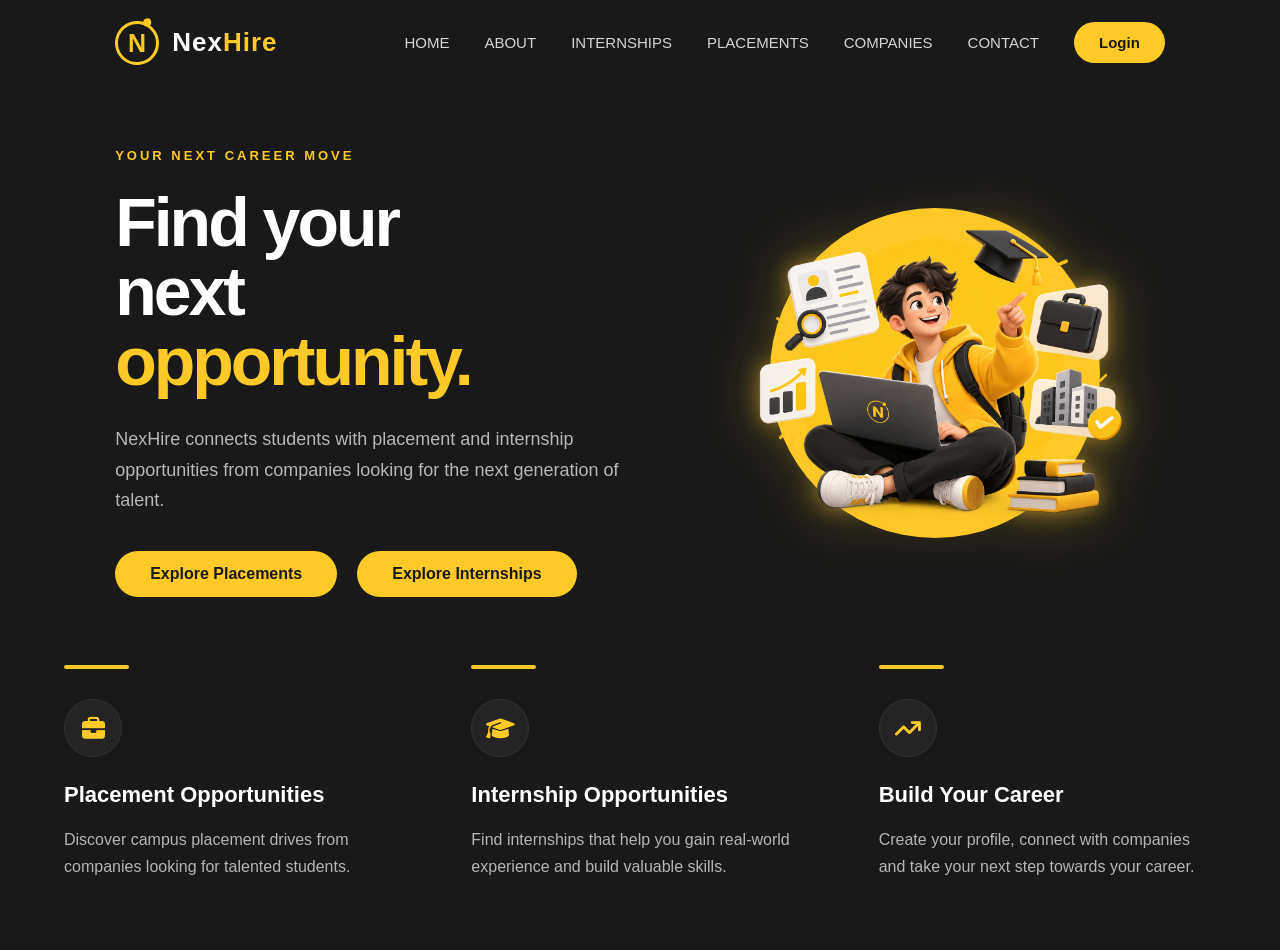
<file: index.html>
<!DOCTYPE html>
<html lang="en">
<head>
    <meta charset="UTF-8">
    <meta name="viewport" content="width=device-width, initial-scale=1.0">
    <title>NexHire</title>

    <link rel="stylesheet" href="style.css">
    <link rel="stylesheet"
      href="https://cdnjs.cloudflare.com/ajax/libs/font-awesome/6.5.2/css/all.min.css">
</head>

<body>
    <nav>
        <div class="nav-container">
            <a href="index.html" class="brand">
              <div class="logo-mark">
              <span>N</span>
              </div>
              <span class="brand-name">
              Nex<span>Hire</span>
              </span>
            </a>
            <div class="nav-links">
                <a href="index.html">HOME</a>
                <a href="about.html">ABOUT</a>
                <a href="internships.html">INTERNSHIPS</a>
                <a href="placements.html">PLACEMENTS</a>
                <a href="companies.html">COMPANIES</a>
                <a href="contact.html">CONTACT</a>
                <a href="login.html" class="login-btn">
                    Login
                </a>
            </div>
        </div>
    </nav>
</body>

<section class="hero">
        <div class="hero-left">
            <div class="small-heading">
                YOUR NEXT CAREER MOVE
            </div>
            <h1>
                Find your
                <br>
                next
                <br>
                <span>opportunity.</span>
            </h1>
            <p>
                NexHire connects students with placement
                and internship opportunities from companies
                looking for the next generation of talent.
            </p>
            <div class="btn-group">
                <a href="placements.html" class="btn">
                  Explore Placements 
                </a>

                <a href="internships.html" class="btn">
                Explore Internships
                </a>
            </div>
        </div>
        <div class="hero-right">
            <div class="hero-image">
                    <img src="images/student.png"
                         alt="Career Opportunities">
            </div>
        </div>
    </section>
    <section class="opportunities">
    <div class="opportunity">
        <div class="opportunity-icon">
            <i class="fa-solid fa-briefcase"></i>
        </div>
        <h2>Placement Opportunities</h2>
        <p>
            Discover campus placement drives from
            companies looking for talented students.
        </p>
    </div>
    <div class="opportunity">
        <div class="opportunity-icon">
            <i class="fa-solid fa-graduation-cap"></i>
        </div>
        <h2>Internship Opportunities</h2>
        <p>
            Find internships that help you gain
            real-world experience and build valuable skills.
        </p>
    </div>
    <div class="opportunity">
        <div class="opportunity-icon">
            <i class="fa-solid fa-arrow-trend-up"></i>
        </div>
        <h2>Build Your Career</h2>
        <p>
            Create your profile, connect with companies
            and take your next step towards your career.
        </p>
    </div>
</section>
</body>
</html>
</file>
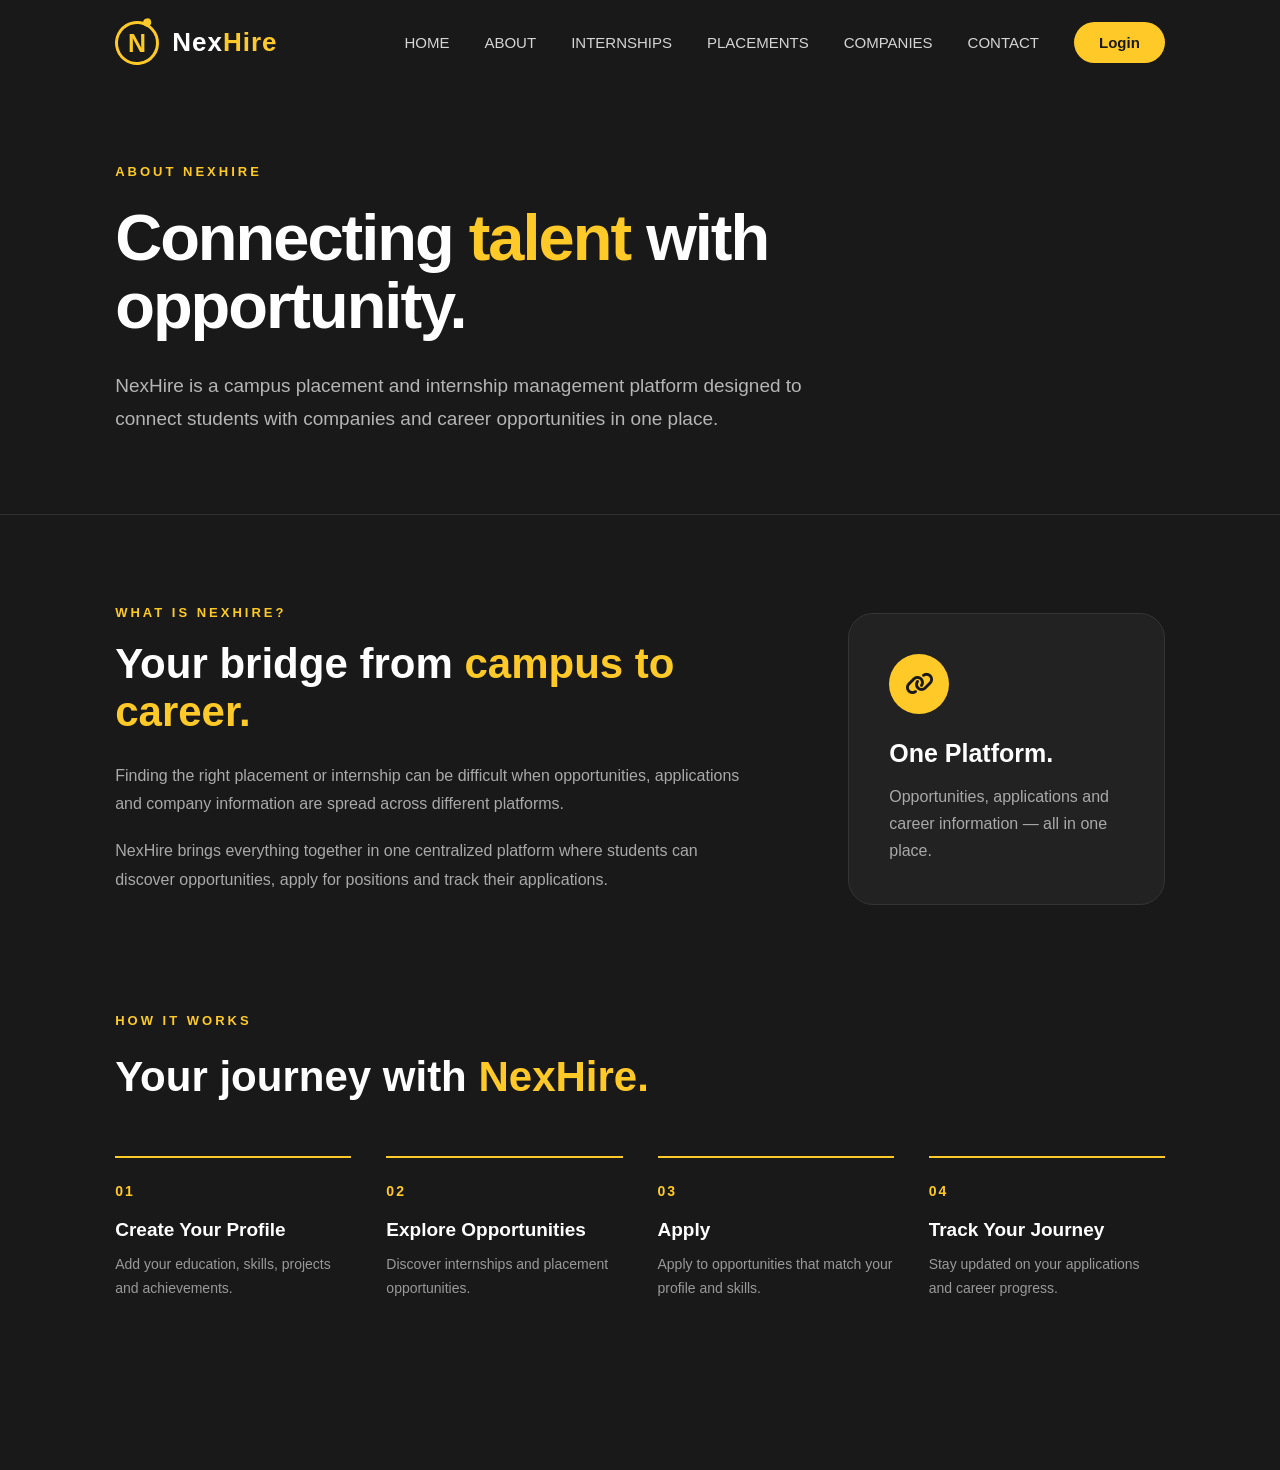
<file: about.html>
<!DOCTYPE html>
<html lang="en">
<head>
    <meta charset="UTF-8">
    <meta name="viewport" content="width=device-width, initial-scale=1.0">
    <title>About | NexHire</title>
    <link rel="stylesheet" href="style.css">
    <link rel="stylesheet"
        href="https://cdnjs.cloudflare.com/ajax/libs/font-awesome/6.5.2/css/all.min.css">
</head>
<body>
    <nav>
        <div class="nav-container">
            <a href="index.html" class="brand">
                <div class="logo-mark">
                    <span>N</span>
                </div>
                <span class="brand-name">
                    Nex<span>Hire</span>
                </span>
            </a>
            <div class="nav-links">
                <a href="index.html">HOME</a>
                <a href="about.html">ABOUT</a>
                <a href="internships.html">INTERNSHIPS</a>
                <a href="placements.html">PLACEMENTS</a>
                <a href="companies.html">COMPANIES</a>
                <a href="contact.html">CONTACT</a>
                <a href="login.html" class="login-btn">Login</a>
            </div>
        </div>
    </nav>
    <section class="about-hero">
        <div class="about-content">
            <div class="small-heading">ABOUT NEXHIRE</div>
            <h1>
                Connecting
                <span>talent</span>
                with opportunity.
            </h1>
            <p>
                NexHire is a campus placement and internship
                management platform designed to connect
                students with companies and career opportunities
                in one place.
            </p>
        </div>
    </section>
    <section class="about-section">
        <div class="about-text">
            <div class="section-label">WHAT IS NEXHIRE?</div>
            <h2>
                Your bridge from
                <span>campus to career.</span>
            </h2>
            <p>
                Finding the right placement or internship
                can be difficult when opportunities,
                applications and company information
                are spread across different platforms.
            </p>
            <p>
                NexHire brings everything together in
                one centralized platform where students
                can discover opportunities, apply for
                positions and track their applications.
            </p>
        </div>
        <div class="about-card">
            <div class="about-card-icon">
                <i class="fa-solid fa-link"></i>
            </div>
            <h3>
                One Platform.
            </h3>
            <p>
                Opportunities, applications and
                career information — all in one place.
            </p>
        </div>
    </section>
    <section class="how-section">
        <div class="section-title">
            <div class="small-heading">HOW IT WORKS</div>
            <h2>
                Your journey with
                <span>NexHire.</span>
            </h2>
        </div>
        <div class="steps">
            <div class="step">
                <div class="step-number">01</div>
                <h3>
                    Create Your Profile
                </h3>
                <p>
                    Add your education, skills,
                    projects and achievements.
                </p>
            </div>
            <div class="step">
                <div class="step-number">02</div>
                <h3>
                    Explore Opportunities
                </h3>
                <p>
                    Discover internships and
                    placement opportunities.
                </p>
            </div>
            <div class="step">
                <div class="step-number">03</div>
                <h3>
                    Apply
                </h3>
                <p>
                    Apply to opportunities that
                    match your profile and skills.
                </p>
            </div>
            <div class="step">
                <div class="step-number">04</div>
                <h3>
                    Track Your Journey
                </h3>
                <p>
                    Stay updated on your applications
                    and career progress.
                </p>
            </div>
        </div>
    </section>
</body>
</html>
</file>
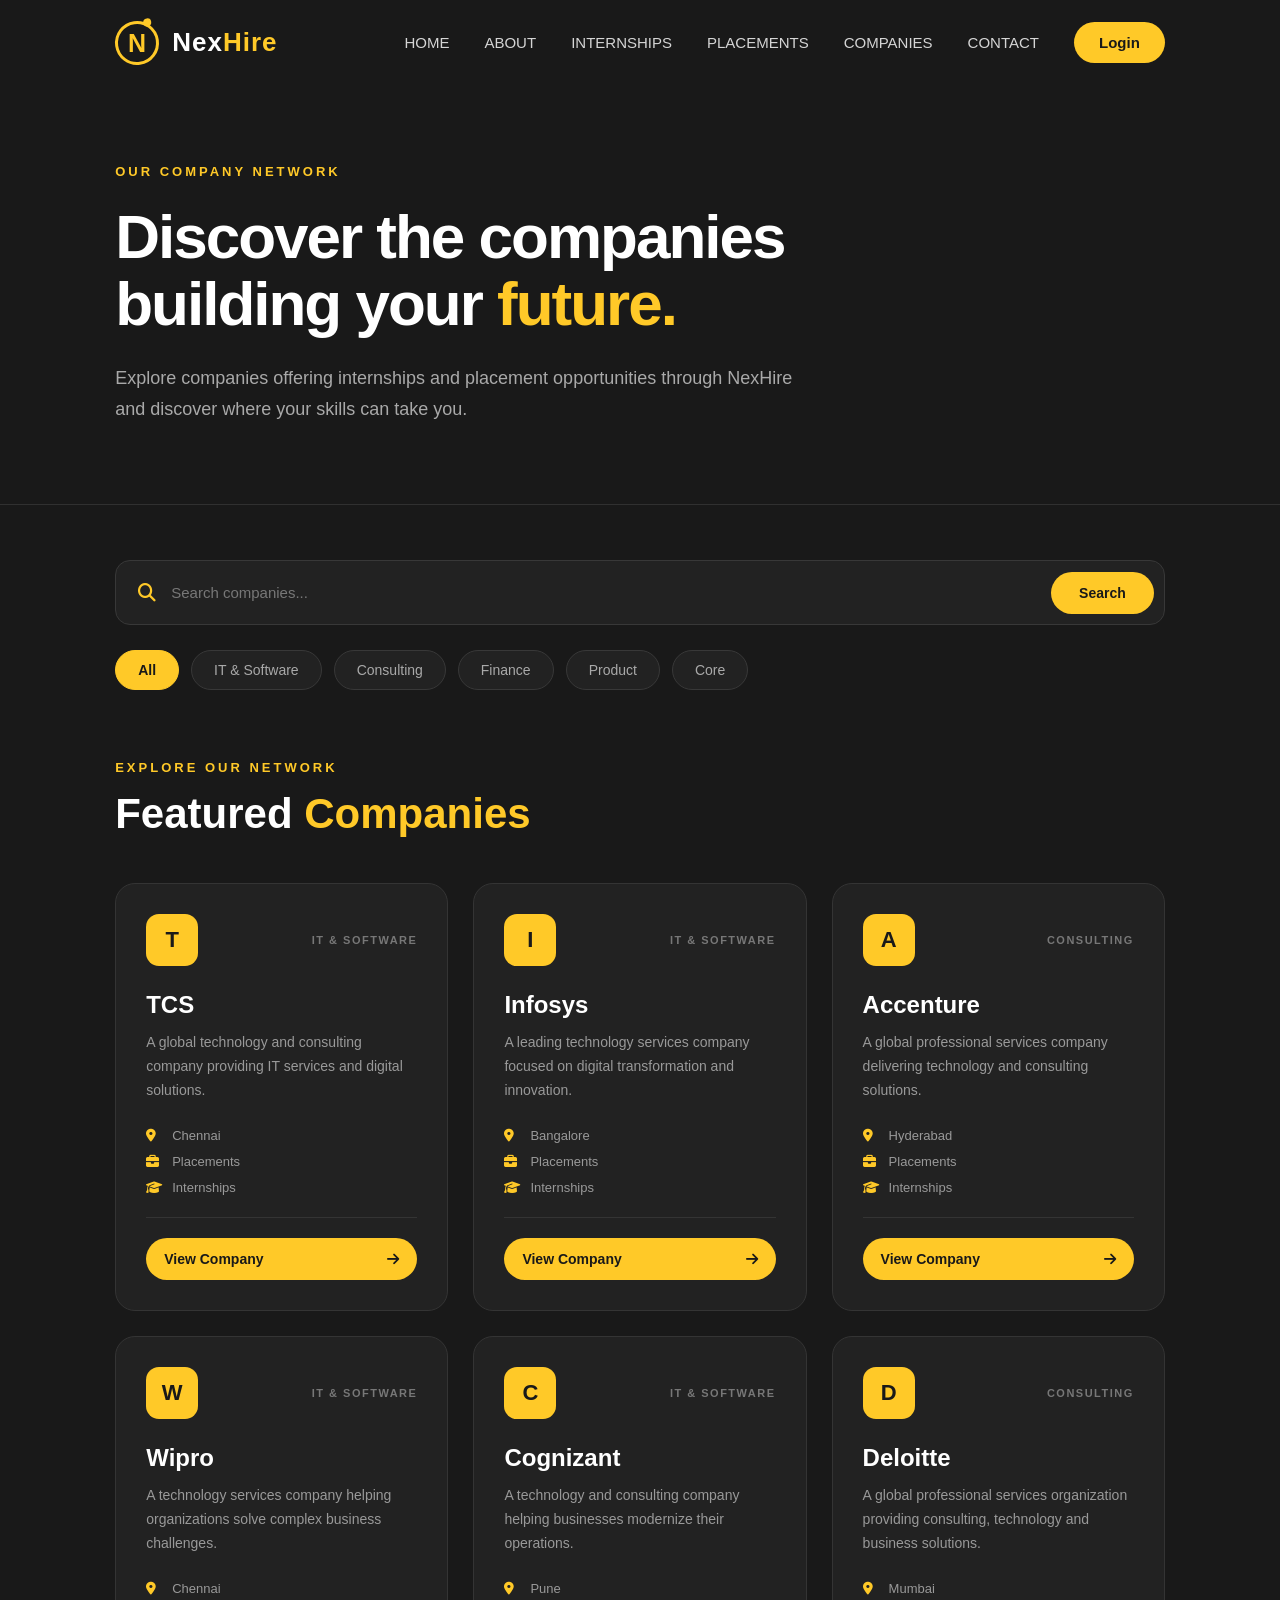
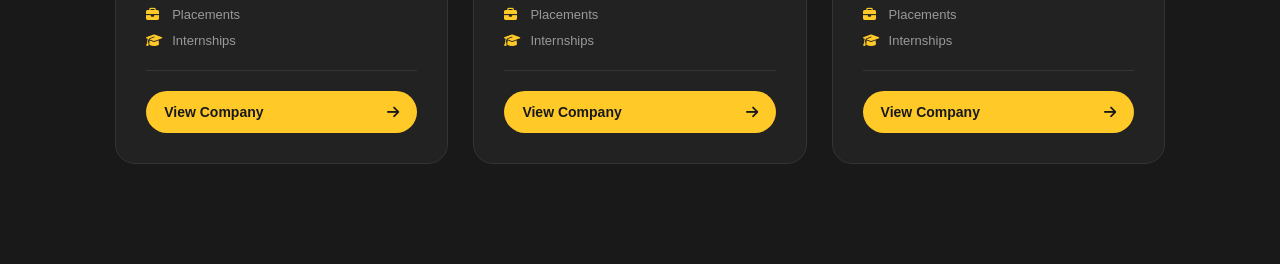
<file: companies.html>
<!DOCTYPE html>
<html lang="en">
<head>
    <meta charset="UTF-8">
    <meta name="viewport" content="width=device-width, initial-scale=1.0">
    <title>Companies | NexHire</title>
    <link rel="stylesheet" href="style.css">
    <link rel="stylesheet"
        href="https://cdnjs.cloudflare.com/ajax/libs/font-awesome/6.5.2/css/all.min.css">
</head>
<body>
    <nav>
        <div class="nav-container">
            <a href="index.html" class="brand">
                <div class="logo-mark"><span>N</span></div>
                <span class="brand-name">Nex<span>Hire</span></span>
            </a>
            <div class="nav-links">
                <a href="index.html">HOME</a>
                <a href="about.html">ABOUT</a>
                <a href="internships.html">INTERNSHIPS</a>
                <a href="placements.html">PLACEMENTS</a>
                <a href="companies.html">COMPANIES</a>
                <a href="contact.html">CONTACT</a>
                <a href="login.html" class="login-btn">Login
                </a>
            </div>
        </div>
    </nav>
    <section class="company-hero">
        <div class="company-hero-content">
            <div class="small-heading">OUR COMPANY NETWORK</div>
            <h1>
                Discover the companies
                <br>
                building your
                <span>future.</span>
            </h1>
            <p>
                Explore companies offering internships and
                placement opportunities through NexHire and
                discover where your skills can take you.
            </p>
        </div>
    </section>
    <section class="company-search">
        <div class="company-search-box">
            <i class="fa-solid fa-magnifying-glass"></i>
            <input type="text" id="companySearch" placeholder="Search companies...">
            <button id="companySearchButton">Search</button>
        </div>
    </section>
    <section class="company-categories">
    <button class="company-category active" data-category="all">All</button>
    <button class="company-category" data-category="software">IT &amp; Software</button>
    <button class="company-category" data-category="consulting">Consulting</button>
    <button class="company-category" data-category="finance">Finance</button>
    <button class="company-category" data-category="product">Product</button>
    <button class="company-category" data-category="core">Core</button>
</section>
    <section class="company-section">
        <div class="company-heading">
            <div class="section-label">EXPLORE OUR NETWORK</div>
            <h2>Featured <span>Companies</span></h2>
        </div>
        <div class="company-grid">
            <div class="company-card" data-category="software">
                <div class="company-card-top">
                    <div class="company-logo"><span>T</span></div>
                    <span class="company-industry">IT & SOFTWARE</span>
                </div>
                <h3>TCS</h3>
                <p class="company-description">
                    A global technology and consulting company
                    providing IT services and digital solutions.
                </p>
                <div class="company-info">
                    <span><i class="fa-solid fa-location-dot"></i>Chennai</span>
                    <span><i class="fa-solid fa-briefcase"></i>Placements</span>
                    <span><i class="fa-solid fa-graduation-cap"></i>Internships</span>
                </div>
                <a href="#" class="company-btn">View Company
                    <i class="fa-solid fa-arrow-right"></i>
                </a>
            </div>
            <div class="company-card" data-category="software">
                <div class="company-card-top">
                    <div class="company-logo"><span>I</span></div>
                    <span class="company-industry">IT & SOFTWARE</span>
                </div>
                <h3>Infosys</h3>
                <p class="company-description">
                    A leading technology services company
                    focused on digital transformation and innovation.
                </p>
                <div class="company-info">
                    <span><i class="fa-solid fa-location-dot"></i>Bangalore</span>
                    <span><i class="fa-solid fa-briefcase"></i>Placements</span>
                    <span><i class="fa-solid fa-graduation-cap"></i>Internships</span>
                </div>
                <a href="#" class="company-btn">View Company
                    <i class="fa-solid fa-arrow-right"></i>
                </a>
            </div>
            <div class="company-card" data-category="consulting">
                <div class="company-card-top">
                    <div class="company-logo"><span>A</span></div>
                    <span class="company-industry">CONSULTING</span>
                </div>
                <h3>Accenture</h3>
                <p class="company-description">
                    A global professional services company
                    delivering technology and consulting solutions.
                </p>
                <div class="company-info">
                    <span><i class="fa-solid fa-location-dot"></i>Hyderabad</span>
                    <span><i class="fa-solid fa-briefcase"></i>Placements</span>
                    <span><i class="fa-solid fa-graduation-cap"></i>Internships</span>
                </div>
                <a href="#" class="company-btn">View Company
                    <i class="fa-solid fa-arrow-right"></i>
                </a>
            </div>
            <div class="company-card" data-category="software">
                <div class="company-card-top">
                    <div class="company-logo"><span>W</span></div>
                    <span class="company-industry">IT & SOFTWARE</span>
                </div>
                <h3>Wipro</h3>
                <p class="company-description">
                    A technology services company helping
                    organizations solve complex business challenges.
                </p>
                <div class="company-info">
                    <span><i class="fa-solid fa-location-dot"></i>Chennai</span>
                    <span><i class="fa-solid fa-briefcase"></i>Placements</span>
                    <span><i class="fa-solid fa-graduation-cap"></i>Internships</span>
                </div>
                <a href="#" class="company-btn">View Company
                    <i class="fa-solid fa-arrow-right"></i>
                </a>
            </div>
            <div class="company-card" data-category="software">
                <div class="company-card-top">
                    <div class="company-logo"><span>C</span></div>
                    <span class="company-industry">IT & SOFTWARE</span>
                </div>
                <h3>Cognizant</h3>
                <p class="company-description">
                    A technology and consulting company
                    helping businesses modernize their operations.
                </p>
                <div class="company-info">
                    <span><i class="fa-solid fa-location-dot"></i>Pune</span>
                    <span><i class="fa-solid fa-briefcase"></i>Placements</span>
                    <span><i class="fa-solid fa-graduation-cap"></i>Internships</span>
                </div>
                <a href="#" class="company-btn">View Company
                    <i class="fa-solid fa-arrow-right"></i>
                </a>
            </div>
            <div class="company-card" data-category="consulting">
                <div class="company-card-top">
                    <div class="company-logo"><span>D</span></div>
                    <span class="company-industry">CONSULTING</span>
                </div>
                <h3>Deloitte</h3>
                <p class="company-description">
                    A global professional services organization
                    providing consulting, technology and business solutions.
                </p>
                <div class="company-info">
                    <span><i class="fa-solid fa-location-dot"></i>Mumbai</span>
                    <span><i class="fa-solid fa-briefcase"></i>Placements</span>
                    <span><i class="fa-solid fa-graduation-cap"></i>Internships</span>
                </div>
                <a href="#" class="company-btn">View Company
                    <i class="fa-solid fa-arrow-right"></i>
                </a>
            </div>
        </div>
    </section>
    <script src="script.js"></script>
</body>
</html>
</file>
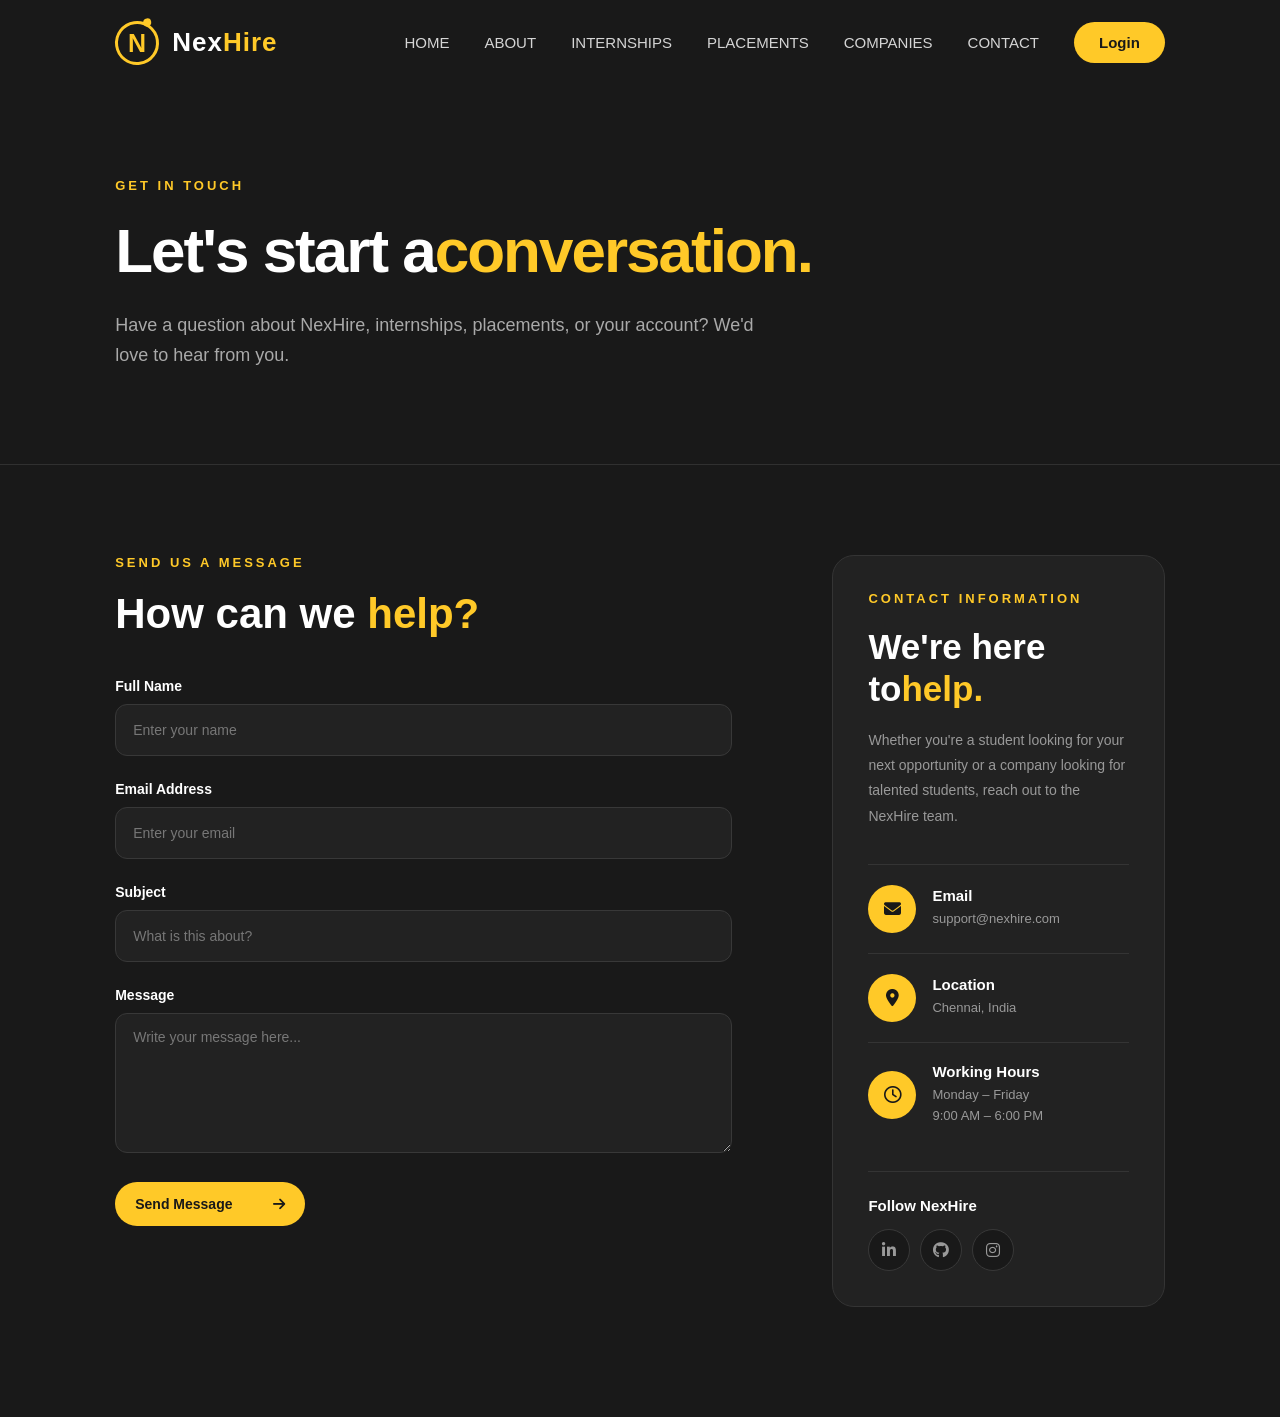
<file: contact.html>
<!DOCTYPE html>
<html lang="en">
<head>
    <meta charset="UTF-8">
    <meta name="viewport" content="width=device-width, initial-scale=1.0">
    <title>Contact | NexHire</title>
    <link rel="stylesheet" href="style.css">
    <link rel="stylesheet"
        href="https://cdnjs.cloudflare.com/ajax/libs/font-awesome/6.5.2/css/all.min.css">
</head>
<body>
    <nav>
        <div class="nav-container">
            <a href="index.html" class="brand">
                <div class="logo-mark"><span>N</span></div>
                <span class="brand-name">Nex<span>Hire</span></span>
            </a>
            <div class="nav-links">
                <a href="index.html">HOME</a>
                <a href="about.html">ABOUT</a>
                <a href="internships.html">INTERNSHIPS</a>
                <a href="placements.html">PLACEMENTS</a>
                <a href="companies.html">COMPANIES</a>
                <a href="contact.html">CONTACT</a>
                <a href="login.html" class="login-btn">Login</a>
            </div>
        </div>
    </nav>
    <section class="contact-hero">
        <div class="contact-hero-content">
            <div class="small-heading">GET IN TOUCH</div>
            <h1>Let's start a<span>conversation.</span></h1>
            <p>
                Have a question about NexHire, internships,
                placements, or your account? We'd love to hear
                from you.
            </p>
        </div>
    </section>
    <section class="contact-section">
        <div class="contact-form-container">
            <div class="section-label">SEND US A MESSAGE</div>
            <h2>How can we <span>help?</span></h2>
            <form id="contactForm">
                <div class="form-group">
                    <label for="name">Full Name</label>
                    <input
                        type="text"
                        id="name"
                        name="name"
                        placeholder="Enter your name"
                        required>
                </div>
                <div class="form-group">
                    <label for="email">Email Address</label>
                    <input
                        type="email"
                        id="email"
                        name="email"
                        placeholder="Enter your email"
                        required>
                </div>
                <div class="form-group">
                    <label for="subject">Subject</label>
                    <input
                        type="text"
                        id="subject"
                        name="subject"
                        placeholder="What is this about?"
                        required>
                </div>
                <div class="form-group">
                    <label for="message">Message</label>
                    <textarea
                        id="message"
                        name="message"
                        rows="6"
                        placeholder="Write your message here..."
                        required></textarea>
                </div>
                <button type="submit" class="contact-submit">Send Message
                    <i class="fa-solid fa-arrow-right"></i>
                </button>
            </form>
        </div>
        <div class="contact-info">
            <div class="section-label">CONTACT INFORMATION</div>
            <h2>We're here to<span>help.</span></h2>
            <p>
                Whether you're a student looking for your next
                opportunity or a company looking for talented
                students, reach out to the NexHire team.
            </p>
            <div class="contact-item">
                <div class="contact-icon">
                    <i class="fa-solid fa-envelope"></i>
                </div>
                <div>
                    <h3>Email</h3>
                    <p>support@nexhire.com</p>
                </div>
            </div>
            <div class="contact-item">
                <div class="contact-icon">
                    <i class="fa-solid fa-location-dot"></i>
                </div>
                <div>
                    <h3>Location</h3>
                    <p>Chennai, India</p>
                </div>
            </div>
            <div class="contact-item">
                <div class="contact-icon">
                    <i class="fa-regular fa-clock"></i>
                </div>
                <div>
                    <h3>Working Hours</h3>
                    <p>Monday – Friday<br>9:00 AM – 6:00 PM</p>
                </div>
            </div>
            <div class="contact-social">
                <h3>Follow NexHire</h3>
                <div class="social-links">
                    <a href="#" aria-label="LinkedIn">
                        <i class="fa-brands fa-linkedin-in"></i>
                    </a>
                    <a href="#" aria-label="GitHub">
                        <i class="fa-brands fa-github"></i>
                    </a>
                    <a href="#" aria-label="Instagram">
                        <i class="fa-brands fa-instagram"></i>
                    </a>
                </div>
            </div>
        </div>
    </section>
<script src="script.js"></script>
</body>
</html>
</file>
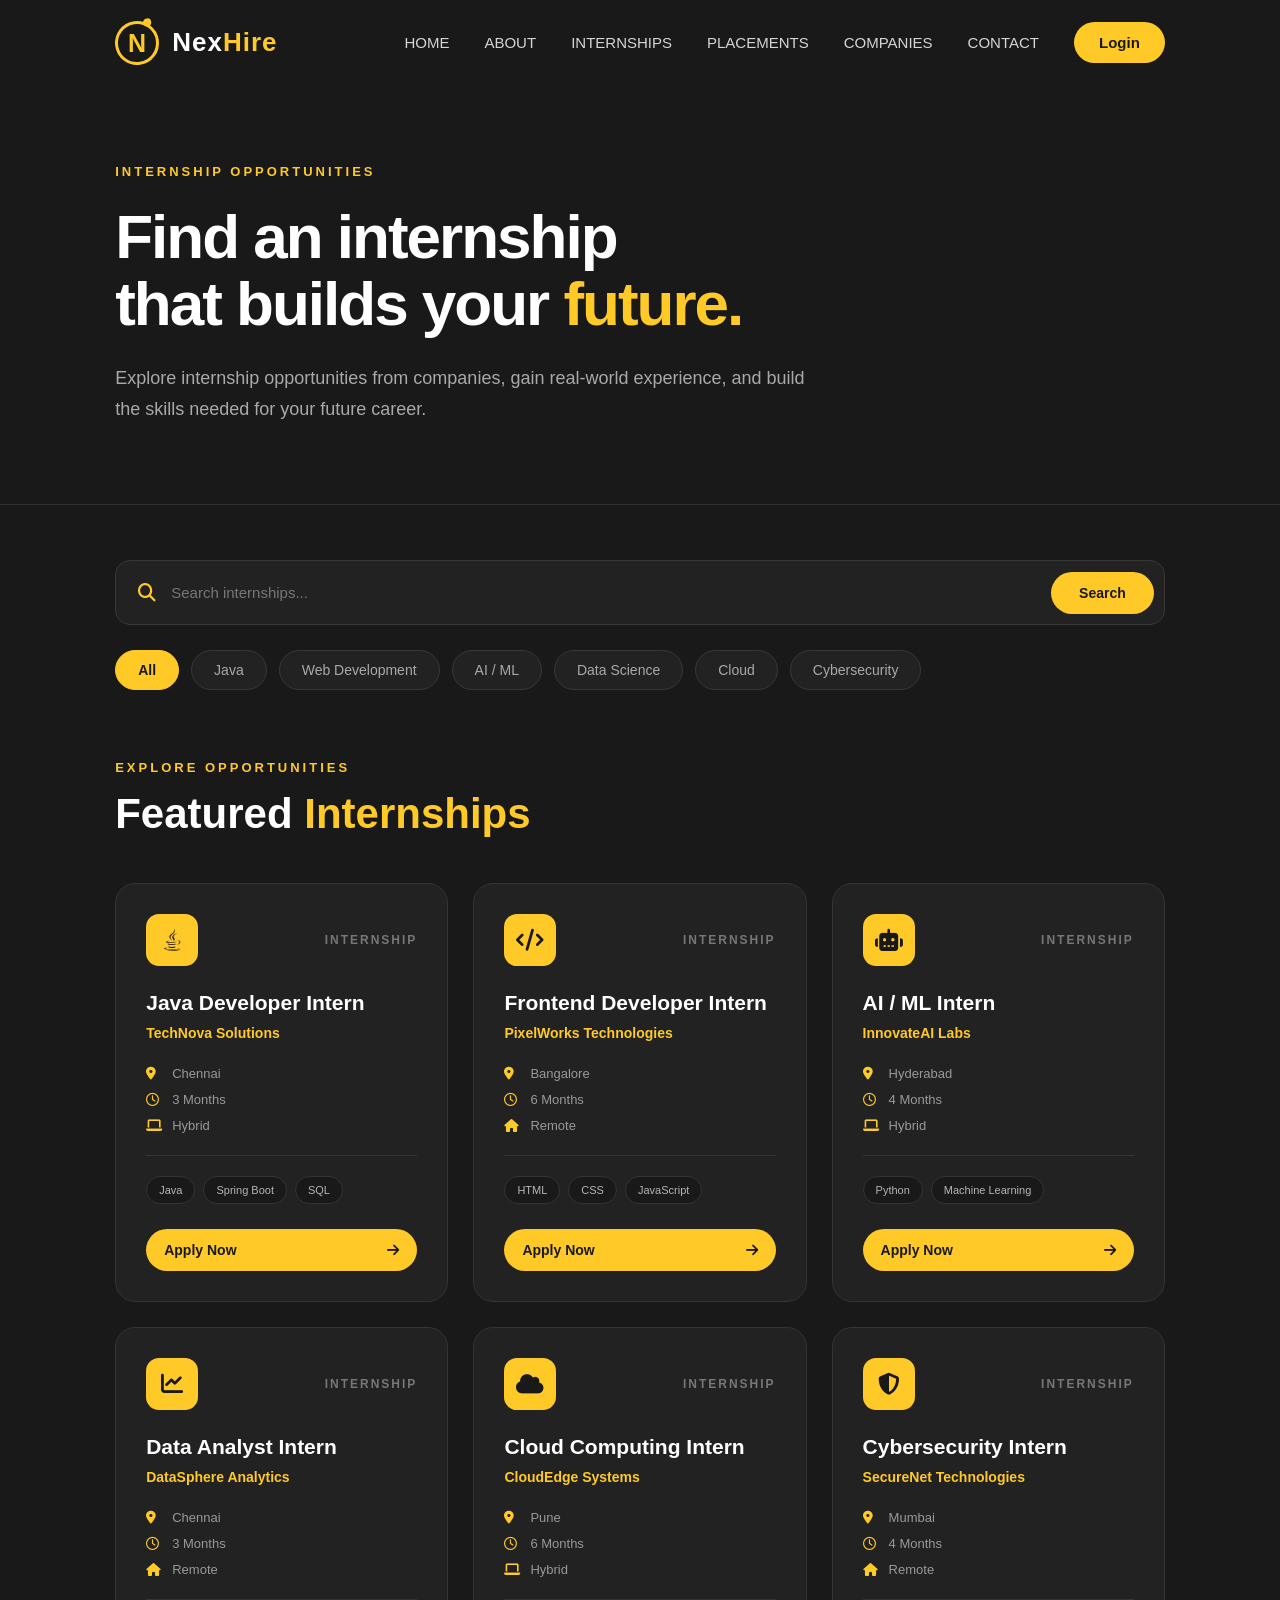
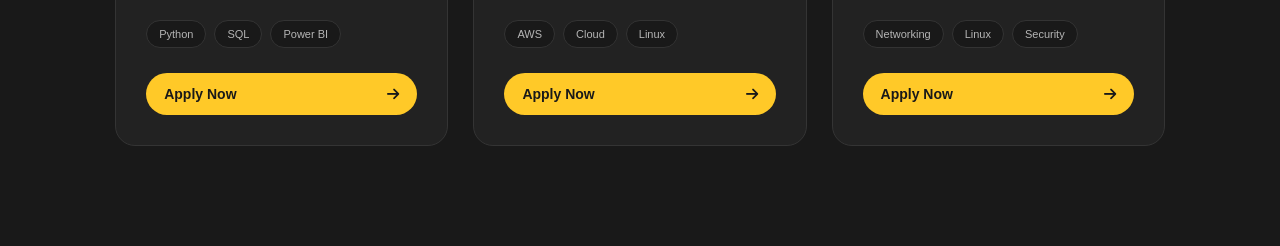
<file: internships.html>
<!DOCTYPE html>
<html lang="en">
<head>
    <meta charset="UTF-8">
    <meta name="viewport" content="width=device-width, initial-scale=1.0">
    <title>Internships | NexHire</title>
    <link rel="stylesheet" href="style.css">
    <link rel="stylesheet"
        href="https://cdnjs.cloudflare.com/ajax/libs/font-awesome/6.5.2/css/all.min.css">
</head>
<body>
    <nav>
        <div class="nav-container">
            <a href="index.html" class="brand">
                <div class="logo-mark">
                    <span>N</span>
                </div>
                <span class="brand-name">
                    Nex<span>Hire</span>
                </span>
            </a>
            <div class="nav-links">
                <a href="index.html">HOME</a>
                <a href="about.html">ABOUT</a>
                <a href="internships.html">INTERNSHIPS</a>
                <a href="placements.html">PLACEMENTS</a>
                <a href="companies.html">COMPANIES</a>
                <a href="contact.html">CONTACT</a>
                <a href="login.html" class="login-btn">Login</a>
            </div>
        </div>
    </nav>
    <section class="internship-hero">
        <div class="internship-hero-content">
            <div class="small-heading">INTERNSHIP OPPORTUNITIES</div>
            <h1>
                Find an internship
                <br>
                that builds your
                <span>future.</span>
            </h1>
            <p>
                Explore internship opportunities from companies,
                gain real-world experience, and build the skills
                needed for your future career.
            </p>
        </div>
    </section>
    <section class="internship-search">
        <div class="search-box">
            <i class="fa-solid fa-magnifying-glass"></i>
            <input type="text" id="internshipSearch" placeholder="Search internships...">
            <button id="searchButton"> Search</button>
        </div>
    </section>
    <section class="internship-categories">
    <button class="category active" data-category="all">All</button>
    <button class="category" data-category="java">Java</button>
    <button class="category" data-category="web">Web Development</button>
    <button class="category" data-category="ai">AI / ML</button>
    <button class="category" data-category="data">Data Science</button>
    <button class="category" data-category="cloud">Cloud</button>
    <button class="category" data-category="cybersecurity">Cybersecurity</button>
</section>
    <section class="internship-section">
        <div class="section-heading">
            <div class="section-label">EXPLORE OPPORTUNITIES</div>
            <h2>Featured <span>Internships</span></h2>
        </div>
        <div class="internship-grid">
            <div class="internship-card" data-category="java">
                <div class="internship-top">
                    <div class="company-icon"><i class="fa-brands fa-java"></i></div>
                    <span class="internship-type">INTERNSHIP</span>
                </div>
                <h3>Java Developer Intern</h3>
                <p class="company-name">TechNova Solutions</p>
                <div class="internship-details">
                    <span><i class="fa-solid fa-location-dot"></i>Chennai</span>
                    <span><i class="fa-regular fa-clock"></i>3 Months</span>
                    <span><i class="fa-solid fa-laptop"></i>Hybrid</span>
                </div>
                <div class="skills">
                    <span>Java</span>
                    <span>Spring Boot</span>
                    <span>SQL</span>
                </div>
                <a href="#" class="apply-btn">Apply Now<i class="fa-solid fa-arrow-right"></i></a>
            </div>
            <div class="internship-card" data-category="web">
                <div class="internship-top">
                    <div class="company-icon"><i class="fa-solid fa-code"></i></div>
                    <span class="internship-type">INTERNSHIP</span>
                </div>
                <h3>Frontend Developer Intern</h3>
                <p class="company-name">PixelWorks Technologies</p>
                <div class="internship-details">
                    <span><i class="fa-solid fa-location-dot"></i>Bangalore</span>
                    <span><i class="fa-regular fa-clock"></i>6 Months</span>
                    <span><i class="fa-solid fa-house"></i>Remote</span>
                </div>
                <div class="skills">
                    <span>HTML</span>
                    <span>CSS</span>
                    <span>JavaScript</span>
                </div>
                <a href="#" class="apply-btn">Apply Now<i class="fa-solid fa-arrow-right"></i></a>
            </div>
            <div class="internship-card" data-category="ai">
                <div class="internship-top">
                    <div class="company-icon"><i class="fa-solid fa-robot"></i></div>
                    <span class="internship-type">INTERNSHIP</span>
                </div>
                <h3>AI / ML Intern</h3>
                <p class="company-name">InnovateAI Labs</p>
                <div class="internship-details">
                    <span><i class="fa-solid fa-location-dot"></i>Hyderabad</span>
                    <span><i class="fa-regular fa-clock"></i>4 Months</span>
                    <span><i class="fa-solid fa-laptop"></i>Hybrid</span>
                </div>
                <div class="skills">
                    <span>Python</span>
                    <span>Machine Learning</span>
                </div>
                <a href="#" class="apply-btn">Apply Now<i class="fa-solid fa-arrow-right"></i></a>
            </div>
            <div class="internship-card" data-category="data">
                <div class="internship-top">
                    <div class="company-icon"><i class="fa-solid fa-chart-line"></i></div>
                    <span class="internship-type">INTERNSHIP</span>
                </div>
                <h3>Data Analyst Intern</h3>
                <p class="company-name">DataSphere Analytics</p>
                <div class="internship-details">
                    <span><i class="fa-solid fa-location-dot"></i>Chennai</span>
                    <span><i class="fa-regular fa-clock"></i>3 Months</span>
                    <span><i class="fa-solid fa-house"></i>Remote</span>
                </div>
                <div class="skills">
                    <span>Python</span>
                    <span>SQL</span>
                    <span>Power BI</span>
                </div>
                <a href="#" class="apply-btn">Apply Now<i class="fa-solid fa-arrow-right"></i></a>
            </div>
            <div class="internship-card" data-category="cloud">
                <div class="internship-top">
                    <div class="company-icon"><i class="fa-solid fa-cloud"></i></div>
                    <span class="internship-type">INTERNSHIP</span>
                </div>
                <h3>Cloud Computing Intern</h3>
                <p class="company-name">CloudEdge Systems</p>
                <div class="internship-details">
                    <span><i class="fa-solid fa-location-dot"></i>Pune</span>
                    <span><i class="fa-regular fa-clock"></i>6 Months</span>
                    <span><i class="fa-solid fa-laptop"></i>Hybrid</span>
                </div>
                <div class="skills">
                    <span>AWS</span>
                    <span>Cloud</span>
                    <span>Linux</span>
                </div>
                <a href="#" class="apply-btn">Apply Now<i class="fa-solid fa-arrow-right"></i></a>
            </div>
            <div class="internship-card" data-category="cybersecurity">
                <div class="internship-top">
                    <div class="company-icon"><i class="fa-solid fa-shield-halved"></i></div>
                    <span class="internship-type">INTERNSHIP</span>
                </div>
                <h3>Cybersecurity Intern</h3>
                <p class="company-name">SecureNet Technologies</p>
                <div class="internship-details">
                    <span><i class="fa-solid fa-location-dot"></i>Mumbai</span>
                    <span><i class="fa-regular fa-clock"></i>4 Months</span>
                    <span><i class="fa-solid fa-house"></i>Remote</span>
                </div>
                <div class="skills">
                    <span>Networking</span>
                    <span>Linux</span>
                    <span>Security</span>
                </div>
                <a href="#" class="apply-btn">Apply Now<i class="fa-solid fa-arrow-right"></i></a>
            </div>
        </div>
    </section>
    <script src="script.js"></script>
</body>
</html>
</file>
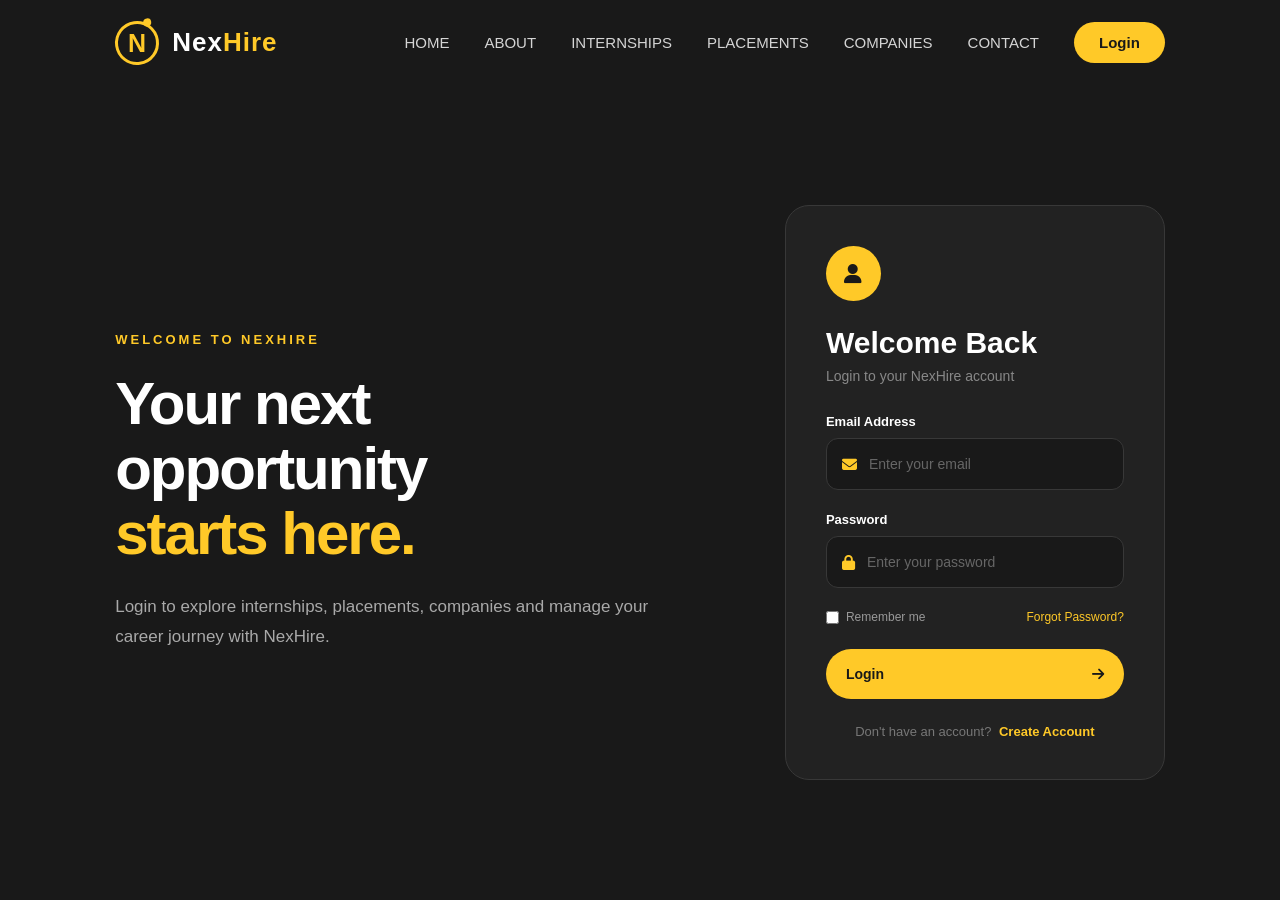
<file: login.html>
<!DOCTYPE html>
<html lang="en">
<head>
    <meta charset="UTF-8">
    <meta name="viewport" content="width=device-width, initial-scale=1.0">
    <title>Login | NexHire</title>
    <link rel="stylesheet" href="style.css">
    <link rel="stylesheet"
        href="https://cdnjs.cloudflare.com/ajax/libs/font-awesome/6.5.2/css/all.min.css">
</head>
<body>
<nav>
    <div class="nav-container">
        <a href="index.html" class="brand">
            <div class="logo-mark"><span>N</span></div>
            <span class="brand-name">Nex<span>Hire</span></span>
        </a>
        <div class="nav-links">
            <a href="index.html">HOME</a>
            <a href="about.html">ABOUT</a>
            <a href="internships.html">INTERNSHIPS</a>
            <a href="placements.html">PLACEMENTS</a>
            <a href="companies.html">COMPANIES</a>
            <a href="contact.html">CONTACT</a>
            <a href="login.html" class="login-btn">Login</a>
        </div>
    </div>
</nav>
<section class="login-section">
    <div class="login-container">
        <div class="login-content">
            <div class="small-heading">WELCOME TO NEXHIRE</div>
            <h1>Your next opportunity<span>starts here.</span></h1>
            <p>
                Login to explore internships, placements,
                companies and manage your career journey
                with NexHire.
            </p>
        </div>
        <div class="login-card">
            <div class="login-icon"><i class="fa-solid fa-user"></i></div>
            <h2>Welcome Back</h2>
            <p class="login-subtitle">Login to your NexHire account</p>
            <form id="loginForm">
                <div class="login-form-group">
                    <label for="login-email">Email Address</label>
                    <div class="input-box">
                        <i class="fa-solid fa-envelope"></i>
                        <input type="email"
                        id="login-email"
                            name="email"
                            placeholder="Enter your email"
                            required>
                    </div>
                </div>
                <div class="login-form-group">
                    <label for="login-password">Password</label>
                    <div class="input-box">
                        <i class="fa-solid fa-lock"></i>
                        <input
                            type="password"
                            id="login-password"
                            name="password"
                            placeholder="Enter your password"
                            required>
                    </div>
                </div>
                <div class="login-options">
                    <label class="remember-me">
                        <input type="checkbox">
                        <span>Remember me</span>
                    </label>
                    <a href="#">Forgot Password?</a>
                </div>
                <button type="submit" class="login-submit">Login
                    <i class="fa-solid fa-arrow-right"></i>
                </button>
            </form>
            <div class="register-text">Don't have an account?
                <a href="#">Create Account</a>
            </div>
        </div>
    </div>
</section>
</body>
</html>
</file>
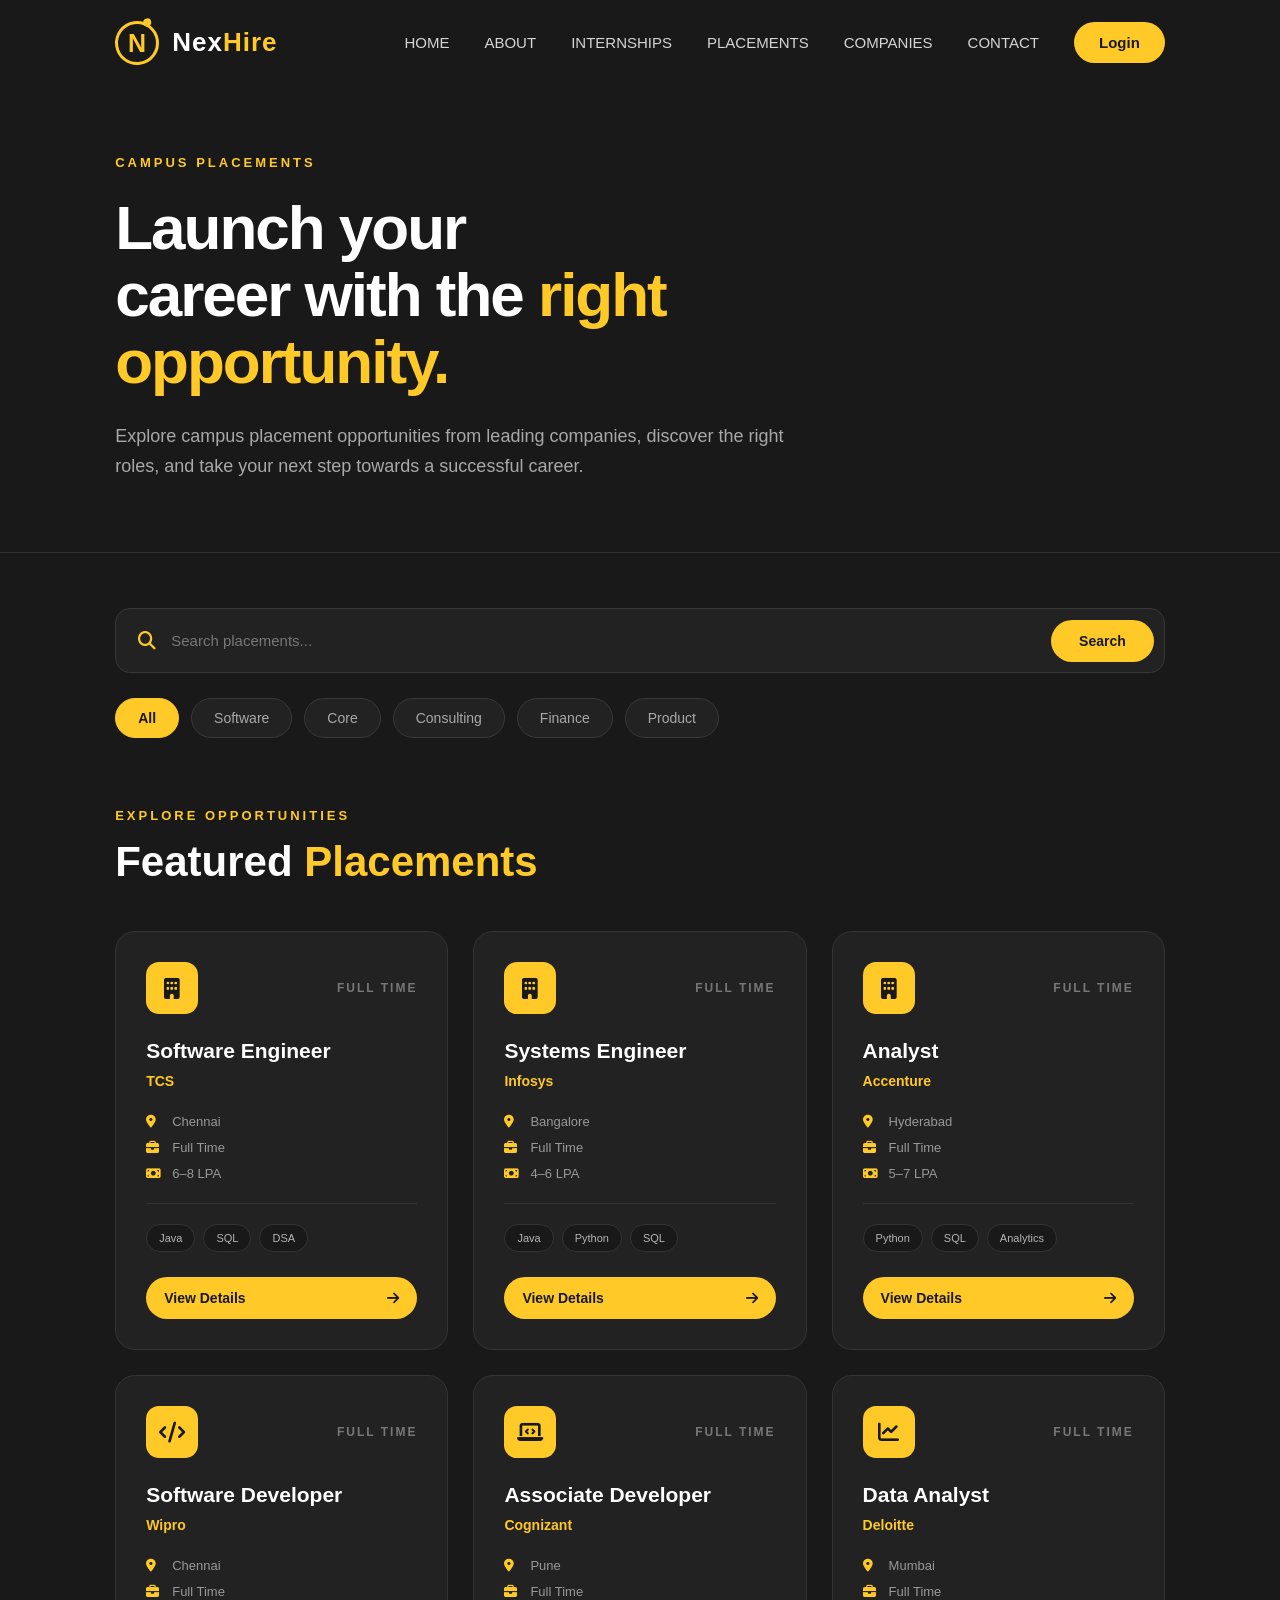
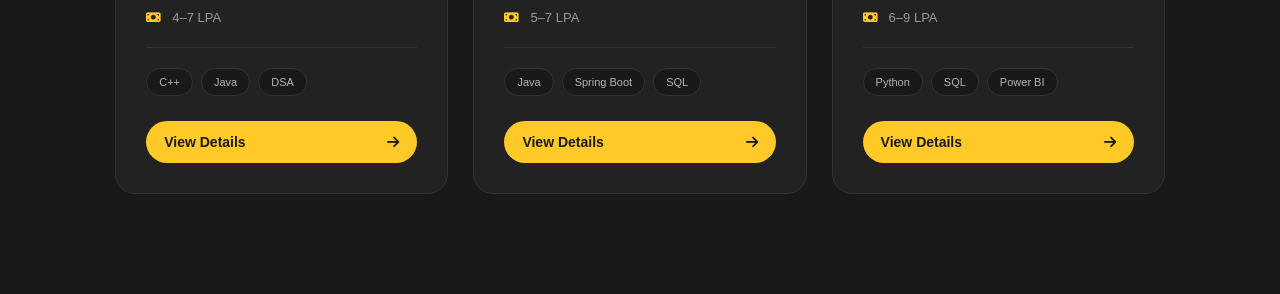
<file: placements.html>
<!DOCTYPE html>
<html lang="en">
<head>
    <meta charset="UTF-8">
    <meta name="viewport" content="width=device-width, initial-scale=1.0">
    <title>Placements | NexHire</title>
    <link rel="stylesheet" href="style.css">
    <link rel="stylesheet"
        href="https://cdnjs.cloudflare.com/ajax/libs/font-awesome/6.5.2/css/all.min.css">
</head>
<body>
    <nav>
        <div class="nav-container">
            <a href="index.html" class="brand">
                <div class="logo-mark">
                    <span>N</span>
                </div>
                <span class="brand-name">
                    Nex<span>Hire</span>
                </span>
            </a>
            <div class="nav-links">
                <a href="index.html">HOME</a>
                <a href="about.html">ABOUT</a>
                <a href="internships.html">INTERNSHIPS</a>
                <a href="placements.html">PLACEMENTS</a>
                <a href="companies.html">COMPANIES</a>
                <a href="contact.html">CONTACT</a>
                <a href="login.html" class="login-btn">Login</a>
            </div>
        </div>
    </nav>
    <section class="placement-hero">
        <div class="placement-hero-content">
            <div class="small-heading">CAMPUS PLACEMENTS</div>
            <h1>
                Launch your
                <br>
                career with the
                <span>right opportunity.</span>
            </h1>
            <p>
                Explore campus placement opportunities from
                leading companies, discover the right roles,
                and take your next step towards a successful career.
            </p>
        </div>
    </section>
    <section class="placement-search">
    <div class="placement-search-box">
        <i class="fa-solid fa-magnifying-glass"></i>
        <input
            type="text"
            id="placementSearch"
            placeholder="Search placements...">
        <button id="placementSearchButton">Search</button>
    </div>
</section>
    <section class="placement-categories">
    <button class="placement-category active" data-category="all">All</button>
    <button class="placement-category" data-category="software">Software</button>
    <button class="placement-category" data-category="core">Core</button>
    <button class="placement-category" data-category="consulting">Consulting</button>
    <button class="placement-category" data-category="finance"> Finance</button>
    <button class="placement-category" data-category="product">Product</button>
</section>
    <section class="placement-section">
        <div class="placement-heading">
            <div class="section-label">EXPLORE OPPORTUNITIES</div>
            <h2>Featured <span>Placements</span></h2>
        </div>
        <div class="placement-grid">
            <div class="placement-card" data-category="software">
                <div class="placement-top">
                    <div class="placement-company-icon">
                        <i class="fa-solid fa-building"></i>
                    </div>
                    <span class="placement-type">FULL TIME</span>
                </div>
                <h3>Software Engineer</h3>
                <p class="placement-company">TCS</p>
                <div class="placement-details">
                    <span><i class="fa-solid fa-location-dot"></i>Chennai</span>
                    <span><i class="fa-solid fa-briefcase"></i>Full Time</span>
                    <span><i class="fa-solid fa-money-bill"></i>6–8 LPA</span>
                </div>
                <div class="placement-skills">
                    <span>Java</span>
                    <span>SQL</span>
                    <span>DSA</span>
                </div>
                <a href="#" class="placement-btn">View Details
                    <i class="fa-solid fa-arrow-right"></i>
                </a>
            </div>
            <div class="placement-card" data-category="software">
                <div class="placement-top">
                    <div class="placement-company-icon">
                        <i class="fa-solid fa-building"></i>
                    </div>
                    <span class="placement-type">FULL TIME</span>
                </div>
                <h3>Systems Engineer</h3>
                <p class="placement-company">Infosys</p>
                <div class="placement-details">
                    <span><i class="fa-solid fa-location-dot"></i>Bangalore</span>
                    <span><i class="fa-solid fa-briefcase"></i>Full Time</span>
                    <span><i class="fa-solid fa-money-bill"></i>4–6 LPA</span>
                </div>
                <div class="placement-skills">
                    <span>Java</span>
                    <span>Python</span>
                    <span>SQL</span>
                </div>
                <a href="#" class="placement-btn">View Details
                    <i class="fa-solid fa-arrow-right"></i>
                </a>
            </div>
            <div class="placement-card" data-category="consulting">
                <div class="placement-top">
                    <div class="placement-company-icon">
                        <i class="fa-solid fa-building"></i>
                    </div>
                    <span class="placement-type">FULL TIME</span>
                </div>
                <h3>Analyst</h3>
                <p class="placement-company">Accenture</p>
                <div class="placement-details">
                    <span><i class="fa-solid fa-location-dot"></i>Hyderabad</span>
                    <span><i class="fa-solid fa-briefcase"></i>Full Time</span>
                    <span><i class="fa-solid fa-money-bill"></i>5–7 LPA</span>
                </div>
                <div class="placement-skills">
                    <span>Python</span>
                    <span>SQL</span>
                    <span>Analytics</span>
                </div>
                <a href="#" class="placement-btn">View Details
                    <i class="fa-solid fa-arrow-right"></i>
                </a>
            </div>
            <div class="placement-card" data-category="software">
                <div class="placement-top">
                    <div class="placement-company-icon">
                        <i class="fa-solid fa-code"></i>
                    </div>
                    <span class="placement-type">FULL TIME</span>
                </div>
                <h3>Software Developer</h3>
                <p class="placement-company">Wipro</p>
                <div class="placement-details">
                    <span><i class="fa-solid fa-location-dot"></i>Chennai</span>
                    <span><i class="fa-solid fa-briefcase"></i>Full Time</span>
                    <span><i class="fa-solid fa-money-bill"></i>4–7 LPA</span>
                </div>
                <div class="placement-skills">
                    <span>C++</span>
                    <span>Java</span>
                    <span>DSA</span>
                </div>
                <a href="#" class="placement-btn">View Details
                    <i class="fa-solid fa-arrow-right"></i>
                </a>
            </div>
            <div class="placement-card" data-category="software">
                <div class="placement-top">
                    <div class="placement-company-icon">
                        <i class="fa-solid fa-laptop-code"></i>
                    </div>
                    <span class="placement-type">FULL TIME</span>
                </div>
                <h3>Associate Developer</h3>
                <p class="placement-company">Cognizant</p>
                <div class="placement-details">
                    <span><i class="fa-solid fa-location-dot"></i>Pune</span>
                    <span><i class="fa-solid fa-briefcase"></i>Full Time</span>
                    <span><i class="fa-solid fa-money-bill"></i>5–7 LPA</span>
                </div>
                <div class="placement-skills">
                    <span>Java</span>
                    <span>Spring Boot</span>
                    <span>SQL</span>
                </div>
                <a href="#" class="placement-btn">View Details
                    <i class="fa-solid fa-arrow-right"></i>
                </a>
            </div>
            <div class="placement-card" data-category="consulting">
                <div class="placement-top">
                    <div class="placement-company-icon">
                        <i class="fa-solid fa-chart-line"></i>
                    </div>
                    <span class="placement-type">FULL TIME</span>
                </div>
                <h3>Data Analyst</h3>
                <p class="placement-company">Deloitte</p>
                <div class="placement-details">
                    <span><i class="fa-solid fa-location-dot"></i>Mumbai</span>
                    <span><i class="fa-solid fa-briefcase"></i>Full Time</span>
                    <span><i class="fa-solid fa-money-bill"></i>6–9 LPA</span>
                </div>
                <div class="placement-skills">
                    <span>Python</span>
                    <span>SQL</span>
                    <span>Power BI</span>
                </div>
                <a href="#" class="placement-btn">View Details
                    <i class="fa-solid fa-arrow-right"></i>
                </a>
            </div>
        </div>
    </section>
    <script src="script.js"></script>
</body>
</html>
</file>
<file: style.css>
* {
    margin: 0;
    padding: 0;
    box-sizing: border-box;
}
body {
    background: #191919;
    color: #f5f5f5;
    font-family: Arial, Helvetica, sans-serif;
}
nav {
    width: 100%;
    height: 85px;
    display: flex;
    align-items: center;
    padding: 0 9%;
    background: #191919;
}
.nav-container {
    width: 100%;
    display: flex;
    align-items: center;
    justify-content: space-between;
}
.brand {
    display: flex;
    align-items: center;
    gap: 13px;
    text-decoration: none;
}
.logo-mark {
    width: 44px;
    height: 44px;
    position: relative;
    display: flex;
    align-items: center;
    justify-content: center;
    border: 3px solid #ffc928;
    border-radius: 50%;
    background: #191919;
    transform: rotate(-8deg);
}
.logo-mark span {
    color: #ffc928;
    font-size: 25px;
    font-weight: 900;
    font-family: Arial, sans-serif;
    transform: rotate(8deg);
}
.logo-mark::after {
    content: "";
    position: absolute;
    width: 8px;
    height: 8px;
    background: #ffc928;
    border-radius: 50%;
    top: -4px;
    right: 2px;
}
.brand-name {
    color: #ffffff;
    font-size: 26px;
    font-weight: 800;
    letter-spacing: 1px;
    font-family: Arial, Helvetica, sans-serif;
}
.brand-name span {
    color: #ffc928;
}
.nav-links {
    display: flex;
    align-items: center;
    gap: 35px;
}
.nav-links a {
    color: #d5d5d5;
    text-decoration: none;
    font-size: 15px;
    transition: 0.3s;
}
.nav-links a:hover {
    color: #ffc928;
}
.login-btn {
    padding: 12px 25px;
    background: #ffc928;
    color: #191919 !important;
    border-radius: 25px;
    font-weight: 600;
    transition: 0.3s;
}
.login-btn:hover {
    background: #ffffff;
    color: #191919 !important;
}
.hero {
    min-height: 540px;
    padding: 55px 9% 20px;
    display: flex;
    align-items: center;
    justify-content: space-between;
    gap: 60px;
}
.hero-left {
    width: 52%;
}
.small-heading {
    color: #ffc928;
    font-size: 13px;
    font-weight: 700;
    letter-spacing: 3px;
    margin-bottom: 25px;
}
.hero h1 {
    color: #ffffff;
    font-size: 68px;
    line-height: 1.02;
    letter-spacing: -3px;
    margin-bottom: 28px;
}
.hero h1 span {
    color: #ffc928;
}
.hero p {
    max-width: 570px;
    color: #b7b7b7;
    font-size: 18px;
    line-height: 1.7;
    margin-bottom: 32px;
}
.hero-buttons {
    display: flex;
    gap: 15px;
}
.btn-group {
    display: flex;
    align-items: center;
    gap: 20px;
    margin-top: 35px;
}
.btn {
    display: inline-block;
    padding: 14px 35px;
    background: #ffc928;
    color: #191919;
    text-decoration: none;
    border-radius: 35px;
    transition: 0.4s;
    font-weight: 600;
}
.btn:hover {
    background: #ffffff;
    color: #191919;
    box-shadow: 0 0 20px rgba(255, 201, 40, 0.7);
}
.hero-right {
    width: 45%;
    display: flex;
    justify-content: center;
    align-items: center;
}
.hero-image {
    width: 450px;
    height: 420px;
    position: relative;
    display: flex;
    align-items: center;
    justify-content: center;
}
.hero-image::before {
    content: "";
    position: absolute;
    width: 330px;
    height: 330px;
    border-radius: 50%;
    background: #ffc928;
}
.hero-image img {
    position: relative;
    z-index: 2;
    max-width: 95%;
    max-height: 95%;
    object-fit: contain;
}
.opportunities {
    width: 90%;
    margin: 40px auto 70px;
    display: grid;
    grid-template-columns: repeat(3, 1fr);
    column-gap: 70px;
}
.opportunity {
    width: 100%;
}
.opportunity-icon {
    width: 58px;
    height: 58px;
    display: flex;
    align-items: center;
    justify-content: center;
    margin-bottom: 25px;
    border-radius: 50%;
    background: #242424;
    color: #ffc928;
    font-size: 23px;
    border: 1px solid #333;
    transition: 0.4s;
}
.opportunity::before {
    content: "";
    display: block;
    width: 65px;
    height: 4px;
    background: #ffc928;
    border-radius: 10px;
    margin-bottom: 30px;
}
.opportunity h2 {
    color: #ffffff;
    font-size: 22px;
    font-weight: 700;
    margin-bottom: 18px;
}
.opportunity p {
    max-width: 360px;
    color: #b5b5b5;
    font-size: 16px;
    line-height: 1.7;
    margin: 0;
}
.opportunity:hover .opportunity-icon {
    background: #ffc928;
    color: #191919;
    box-shadow: 0 0 20px rgba(255, 201, 40, 0.35);
}
.hero-image img {
    width: 100%;
    height: 100%;
    object-fit: contain;

    filter:
        drop-shadow(0 0 10px rgba(255, 201, 40, 0.5))
        drop-shadow(0 0 30px rgba(255, 201, 40, 0.3));

    animation: careerGlow 3s ease-in-out infinite;

    transition: 0.4s;
}

@keyframes careerGlow {

    0% {
        filter:
            drop-shadow(0 0 8px rgba(255, 201, 40, 0.35))
            drop-shadow(0 0 20px rgba(255, 201, 40, 0.2));
    }

    50% {
        filter:
            drop-shadow(0 0 15px rgba(255, 201, 40, 0.7))
            drop-shadow(0 0 40px rgba(255, 201, 40, 0.4));
    }

    100% {
        filter:
            drop-shadow(0 0 8px rgba(255, 201, 40, 0.35))
            drop-shadow(0 0 20px rgba(255, 201, 40, 0.2));
    }
}
@media (max-width: 1000px) {
    nav {
        padding: 0 5%;
    }
    .nav-links {
        gap: 18px;
    }
    .hero {
        padding: 50px 5%;
    }
    .hero h1 {
        font-size: 52px;
    }
    .opportunities {
        width: 90%;
        gap: 30px;
    }
}
@media (max-width: 750px) {
    nav {
        height: auto;
        padding: 20px;
    }
    .nav-container {
        flex-direction: column;
        gap: 20px;
    }
    .nav-links {
        flex-wrap: wrap;
        justify-content: center;
    }
    .hero {
        flex-direction: column;
        text-align: center;
        padding: 50px 20px;
    }
    .hero-left,
    .hero-right {
        width: 100%;
    }
    .hero h1 {
        font-size: 45px;
    }
    .hero p {
        margin-left: auto;
        margin-right: auto;
    }
    .hero-buttons {
        justify-content: center;
        flex-wrap: wrap;
    }
    .hero-image {
        width: 90%;
        height: 350px;
    }
    .opportunities {
        grid-template-columns: 1fr;
        width: 80%;
        text-align: center;
    }
    .opportunity p {
        margin: auto;
    }
    .opportunity::before {
        margin-left: auto;
        margin-right: auto;
    }
    .opportunity-icon {
        margin-left: auto;
        margin-right: auto;
    }
}
/* =========================================
   ABOUT PAGE
========================================= */


/* ABOUT HERO */

.about-hero {
    min-height: 430px;

    display: flex;
    align-items: center;

    padding: 70px 9%;

    border-bottom: 1px solid #303030;
}

.about-content {
    max-width: 850px;
}

.about-content h1 {
    color: #ffffff;

    font-size: 65px;

    line-height: 1.05;

    letter-spacing: -2px;

    margin-bottom: 30px;
}

.about-content h1 span {
    color: #ffc928;
}

.about-content p {
    max-width: 700px;

    color: #b5b5b5;

    font-size: 19px;

    line-height: 1.7;
}


/* =========================================
   ABOUT SECTION
========================================= */

.about-section {
    width: 82%;

    margin: 90px auto;

    display: grid;

    grid-template-columns: 2fr 1fr;

    gap: 100px;

    align-items: center;
}

.section-label {
    color: #ffc928;

    font-size: 13px;

    font-weight: 700;

    letter-spacing: 3px;

    margin-bottom: 20px;
}

.about-text h2 {
    color: #ffffff;

    font-size: 42px;

    line-height: 1.15;

    margin-bottom: 25px;
}

.about-text h2 span {
    color: #ffc928;
}

.about-text p {
    color: #a9a9a9;

    font-size: 16px;

    line-height: 1.8;

    max-width: 700px;

    margin-bottom: 18px;
}


/* ABOUT CARD */

.about-card {
    padding: 40px;

    background: #222222;

    border: 1px solid #353535;

    border-radius: 25px;

    transition: 0.4s;
}

.about-card:hover {
    border-color: #ffc928;

    transform: translateY(-5px);

    box-shadow: 0 0 25px rgba(255, 201, 40, 0.15);
}

.about-card-icon {
    width: 60px;
    height: 60px;

    display: flex;

    align-items: center;
    justify-content: center;

    border-radius: 50%;

    background: #ffc928;

    color: #191919;

    font-size: 23px;

    margin-bottom: 25px;
}

.about-card h3 {
    color: #ffffff;

    font-size: 25px;

    margin-bottom: 15px;
}

.about-card p {
    color: #a9a9a9;

    line-height: 1.7;
}


/* =========================================
   HOW IT WORKS
========================================= */

.how-section {
    width: 82%;

    margin: 100px auto;

    padding-bottom: 70px;
}

.section-title {
    margin-bottom: 55px;
}

.section-title h2 {
    color: #ffffff;

    font-size: 42px;
}

.section-title h2 span {
    color: #ffc928;
}


/* STEPS */

.steps {
    display: grid;

    grid-template-columns:
        repeat(4, 1fr);

    gap: 35px;
}

.step {
    border-top: 2px solid #ffc928;

    padding-top: 25px;
}

.step-number {
    color: #ffc928;

    font-size: 14px;

    font-weight: bold;

    letter-spacing: 2px;

    margin-bottom: 20px;
}

.step h3 {
    color: #ffffff;

    font-size: 19px;

    margin-bottom: 12px;
}

.step p {
    color: #999999;

    font-size: 14px;

    line-height: 1.7;
}


/* =========================================
   RESPONSIVE
========================================= */

@media (max-width: 900px) {

    .about-content h1 {
        font-size: 50px;
    }

    .about-section {
        grid-template-columns: 1fr;

        gap: 50px;
    }

    .steps {
        grid-template-columns:
            repeat(2, 1fr);
    }
}


@media (max-width: 600px) {

    .about-hero {
        padding: 60px 25px;
    }

    .about-content h1 {
        font-size: 42px;
    }

    .about-section,
    .how-section {
        width: 88%;
    }

    .steps {
        grid-template-columns: 1fr;
    }
}
.internship-hero {
    min-height: 420px;
    display: flex;
    align-items: center;
    padding: 70px 9%;
    border-bottom: 1px solid #303030;
}
.internship-hero-content {
    max-width: 850px;
}
.internship-hero h1 {
    color: #ffffff;
    font-size: 62px;
    line-height: 1.08;
    letter-spacing: -2px;
    margin-bottom: 25px;
}
.internship-hero h1 span {
    color: #ffc928;
}
.internship-hero p {
    max-width: 700px;
    color: #a9a9a9;
    font-size: 18px;
    line-height: 1.7;
}
.internship-search {
    width: 82%;
    margin: 55px auto 25px;
}
.search-box {
    width: 100%;
    min-height: 65px;
    display: flex;
    align-items: center;
    background: #222222;
    border: 1px solid #383838;
    border-radius: 15px;
    padding: 0 10px 0 22px;
    transition: 0.3s;
}
.search-box:focus-within {
    border-color: #ffc928;
    box-shadow: 0 0 20px rgba(255, 201, 40, 0.12);
}
.search-box i {
    color: #ffc928;
    font-size: 18px;
    margin-right: 15px;
}
.search-box input {
    flex: 1;
    height: 55px;
    background: transparent;
    border: none;
    outline: none;
    color: #ffffff;
    font-size: 15px;
}
.search-box input::placeholder {
    color: #777777;
}
.search-box button {
    padding: 13px 28px;
    background: #ffc928;
    color: #191919;
    border: none;
    border-radius: 25px;
    font-size: 14px;
    font-weight: 700;
    cursor: pointer;
    transition: 0.3s;
}
.search-box button:hover {
    background: #ffffff;
    box-shadow: 0 0 18px #ffc928;
}
.internship-categories {
    width: 82%;
    margin: 25px auto 70px;
    display: flex;
    align-items: center;
    gap: 12px;
    flex-wrap: wrap;
}
.category {
    padding: 11px 22px;
    background: #222222;
    color: #a9a9a9;
    border: 1px solid #383838;
    border-radius: 25px;
    font-size: 14px;
    cursor: pointer;
    transition: 0.3s;
}
.category:hover {
    color: #ffc928;
    border-color: #ffc928;
}
.category.active {
    background: #ffc928;
    color: #191919;
    border-color: #ffc928;
    font-weight: 600;
}
.internship-section {
    width: 82%;
    margin: 0 auto 100px;
}
.section-heading {
    margin-bottom: 45px;
}
.section-heading .section-label {
    color: #ffc928;
    font-size: 13px;
    font-weight: 700;
    letter-spacing: 3px;
    margin-bottom: 15px;
}
.section-heading h2 {
    color: #ffffff;
    font-size: 42px;
    margin: 0;
}
.section-heading h2 span {
    color: #ffc928;
}
.internship-grid {
    display: grid;
    grid-template-columns: repeat(3, 1fr);
    gap: 25px;
}
.internship-card {
    position: relative;
    padding: 30px;
    background: #222222;
    border: 1px solid #343434;
    border-radius: 20px;
    transition: 0.4s;
    overflow: hidden;
}
.internship-card::before {
    content: "";
    position: absolute;
    top: 0;
    left: 0;
    width: 100%;
    height: 3px;
    background: #ffc928;
    transform: scaleX(0);
    transform-origin: left;
    transition: 0.4s;
}
.internship-card:hover {
    border-color: #ffc928;
    box-shadow: 0 0 25px rgba(255, 201, 40, 0.12);
    transform: translateY(-5px);
}
.internship-card:hover::before {
    transform: scaleX(1);
}
.internship-top {
     display: flex;
    align-items: center;
    justify-content: space-between;
    margin-bottom: 25px;
}
.company-icon {
    width: 52px;
    height: 52px;
    display: flex;
    align-items: center;
    justify-content: center;
    background: #ffc928;
    color: #191919;
    border-radius: 13px;
    font-size: 22px;
}
.internship-type {
    color: #777777 !important;
    font-size: 12px;
    font-weight: 700;
    letter-spacing: 2px;
    text-transform: uppercase;
}
.internship-card h3 {
    color: #ffffff;
    font-size: 21px;
    margin-bottom: 10px;
}
.company-name {
    color: #ffc928;
    font-size: 14px;
    font-weight: 600;
    margin-bottom: 25px;
}
.internship-details {
    display: flex;
    flex-direction: column;
    gap: 11px;
    padding-bottom: 22px;
    border-bottom: 1px solid #343434;
}
.internship-details span {
    color: #999999;
    font-size: 13px;
    display: flex;
    align-items: center;
    gap: 10px;
}
.internship-details i {
    color: #ffc928;
    width: 16px;
}
.skills {
    display: flex;
    flex-wrap: wrap;
    gap: 8px;
    margin: 20px 0 25px;
}
.skills span {
    padding: 7px 12px;
    background: #191919;
    color: #b5b5b5;
    border: 1px solid #333333;
    border-radius: 15px;
    font-size: 11px;
}
.apply-btn {
    display: flex;
    align-items: center;
    justify-content: space-between;
    width: 100%;
    padding: 13px 18px;
    background: #ffc928;
    color: #191919;
    text-decoration: none;
    border-radius: 25px;
    font-size: 14px;
    font-weight: 700;
    transition: 0.3s;
}
.apply-btn i {
    transition: 0.3s;
}
.apply-btn:hover {
    background: #ffffff;
    box-shadow: 0 0 18px #ffc928;
}
.apply-btn:hover i {
    transform: translateX(4px);
}
@media (max-width: 1000px) {
    .internship-grid {
        grid-template-columns: repeat(2, 1fr);
    }
    .internship-hero h1 {
        font-size: 52px;
    }
}
@media (max-width: 700px) {
    .internship-hero {
        padding: 60px 7%;
    }
    .internship-hero h1 {
        font-size: 42px;
    }
    .internship-search,
    .internship-categories,
    .internship-section {
        width: 88%;
    }
    .search-box {
        padding-left: 15px;
    }
    .search-box button {
        padding: 11px 18px;
    }
    .internship-grid {
        grid-template-columns: 1fr;
    }
}
@media (max-width: 500px) {
    .internship-hero h1 {
        font-size: 36px;
    }
    .internship-hero p {
        font-size: 16px;
    }
    .search-box {
        flex-wrap: wrap;
        height: auto;
        padding: 10px;
    }
    .search-box input {
        width: 100%;
    }
    .search-box button {
        width: 100%;
        margin-top: 8px;
    }
}
.placement-hero {
    min-height: 420px;
    display: flex;
    align-items: center;
    padding: 70px 9%;
    border-bottom: 1px solid #303030;
}
.placement-hero-content {
    max-width: 850px;
}
.placement-hero h1 {
    color: #ffffff;
    font-size: 62px;
    line-height: 1.08;
    letter-spacing: -2px;
    margin-bottom: 25px;
}
.placement-hero h1 span {
    color: #ffc928;
}
.placement-hero p {
    max-width: 700px;
    color: #a9a9a9;
    font-size: 18px;
    line-height: 1.7;
}
.placement-search {
    width: 82%;
    margin: 55px auto 25px;
}
.placement-search-box {
    width: 100%;
    min-height: 65px;
    display: flex;
    align-items: center;
    background: #222222;
    border: 1px solid #383838;
    border-radius: 15px;
    padding: 0 10px 0 22px;
    transition: 0.3s;
}
.placement-search-box:focus-within {
    border-color: #ffc928;
    box-shadow: 0 0 20px rgba(255, 201, 40, 0.12);
}
.placement-search-box i {
    color: #ffc928;
    font-size: 18px;
    margin-right: 15px;
}
.placement-search-box input {
    flex: 1;
    height: 55px;
    background: transparent;
    border: none;
    outline: none;
    color: #ffffff;
    font-size: 15px;
}
.placement-search-box input::placeholder {
    color: #777777;
}
.placement-search-box button {
    padding: 13px 28px;
    background: #ffc928;
    color: #191919;
    border: none;
    border-radius: 25px;
    font-size: 14px;
    font-weight: 700;
    cursor: pointer;
    transition: 0.3s;
}
.placement-search-box button:hover {
    background: #ffffff;
    box-shadow: 0 0 18px #ffc928;
}
.placement-categories {
    width: 82%;
    margin: 25px auto 70px;
    display: flex;
    align-items: center;
    gap: 12px;
    flex-wrap: wrap;
}
.placement-category {
    padding: 11px 22px;
    background: #222222;
    color: #a9a9a9;
    border: 1px solid #383838;
    border-radius: 25px;
    font-size: 14px;
    cursor: pointer;
    transition: 0.3s;
}
.placement-category:hover {
    color: #ffc928;
    border-color: #ffc928;
}
.placement-category.active {
    background: #ffc928;
    color: #191919;
    border-color: #ffc928;
    font-weight: 600;
}
.placement-section {
    width: 82%;
    margin: 0 auto 100px;
}
.placement-heading {
    margin-bottom: 45px;
}
.placement-heading .section-label {
    color: #ffc928;
    font-size: 13px;
    font-weight: 700;
    letter-spacing: 3px;
    margin-bottom: 15px;
}
.placement-heading h2 {
    color: #ffffff;
    font-size: 42px;
    margin: 0;
}
.placement-heading h2 span {
    color: #ffc928;
}
.placement-grid {
    display: grid;
    grid-template-columns: repeat(3, 1fr);
    gap: 25px;
}
.placement-card {
    position: relative;
    padding: 30px;
    background: #222222;
    border: 1px solid #343434;
    border-radius: 20px;
    transition: 0.4s;
    overflow: hidden;
}
.placement-card::before {
    content: "";
    position: absolute;
    top: 0;
    left: 0;
    width: 100%;
    height: 3px;
    background: #ffc928;
    transform: scaleX(0);
    transform-origin: left;
    transition: 0.4s;
}
.placement-card:hover {
    border-color: #ffc928;
    box-shadow: 0 0 25px rgba(255, 201, 40, 0.12);
    transform: translateY(-5px);
}
.placement-card:hover::before {
    transform: scaleX(1);
}
.placement-top {
    display: flex;
    align-items: center;
    justify-content: space-between;
    margin-bottom: 25px;
}
.placement-company-icon {
    width: 52px;
    height: 52px;
    display: flex;
    align-items: center;
    justify-content: center;
    background: #ffc928;
    color: #191919;
    border-radius: 13px;
    font-size: 21px;
}
.placement-type {
    color: #777777 !important;
    font-size: 12px;
    font-weight: 700;
    letter-spacing: 2px;
    text-transform: uppercase;
}
.placement-card h3 {
    color: #ffffff;
    font-size: 21px;
    margin-bottom: 10px;
}
.placement-company {
    color: #ffc928;
    font-size: 14px;
    font-weight: 600;
    margin-bottom: 25px;
}
.placement-details {
    display: flex;
    flex-direction: column;
    gap: 11px;
    padding-bottom: 22px;
    border-bottom: 1px solid #343434;
}
.placement-details span {
    color: #999999;
    font-size: 13px;
    display: flex;
    align-items: center;
    gap: 10px;
}
.placement-details i {
    color: #ffc928;
    width: 16px;
}
.placement-skills {
    display: flex;
    flex-wrap: wrap;
    gap: 8px;
    margin: 20px 0 25px;
}
.placement-skills span {
    padding: 7px 12px;
    background: #191919;
    color: #b5b5b5;
    border: 1px solid #333333;
    border-radius: 15px;
    font-size: 11px;
}
.placement-btn {
    display: flex;
    align-items: center;
    justify-content: space-between;
    width: 100%;
    padding: 13px 18px;
    background: #ffc928;
    color: #191919;
    text-decoration: none;
    border-radius: 25px;
    font-size: 14px;
    font-weight: 700;
    transition: 0.3s;
}
.placement-btn i {
    transition: 0.3s;
}
.placement-btn:hover {
    background: #ffffff;
    box-shadow: 0 0 18px #ffc928;
}
.placement-btn:hover i {
    transform: translateX(4px);
}
@media (max-width: 1000px) {
    .placement-grid {
        grid-template-columns: repeat(2, 1fr);
    }
    .placement-hero h1 {
        font-size: 52px;
    }
}
@media (max-width: 700px) {
    .placement-hero {
        padding: 60px 7%;
    }
    .placement-hero h1 {
        font-size: 42px;
    }
    .placement-search,
    .placement-categories,
    .placement-section {
        width: 88%;
    }
    .placement-search-box {
        padding-left: 15px;
    }
    .placement-search-box button {
        padding: 11px 18px;
    }
    .placement-grid {
        grid-template-columns: 1fr;
    }
}
@media (max-width: 500px) {
    .placement-hero h1 {
        font-size: 36px;
    }
    .placement-hero p {
        font-size: 16px;
    }
    .placement-search-box {
        flex-wrap: wrap;
        height: auto;
        padding: 10px;
    }
    .placement-search-box input {
        width: 100%;
    }
    .placement-search-box button {
        width: 100%;
        margin-top: 8px;
    }
}
.company-hero {
    min-height: 420px;
    display: flex;
    align-items: center;
    padding: 70px 9%;
    border-bottom: 1px solid #303030;
}
.company-hero-content {
    max-width: 850px;
}
.company-hero h1 {
    color: #ffffff;
    font-size: 62px;
    line-height: 1.08;
    letter-spacing: -2px;
    margin-bottom: 25px;
}
.company-hero h1 span {
    color: #ffc928;
}
.company-hero p {
    max-width: 700px;
    color: #a9a9a9;
    font-size: 18px;
    line-height: 1.7;
}
.company-search {
    width: 82%;
    margin: 55px auto 25px;
}
.company-search-box {
    width: 100%;
    min-height: 65px;
    display: flex;
    align-items: center;
    background: #222222;
    border: 1px solid #383838;
    border-radius: 15px;
    padding: 0 10px 0 22px;
    transition: 0.3s;
}
.company-search-box:focus-within {
    border-color: #ffc928;
    box-shadow: 0 0 20px rgba(255, 201, 40, 0.12);
}
.company-search-box i {
    color: #ffc928;
    font-size: 18px;
    margin-right: 15px;
}
.company-search-box input {
    flex: 1;
    height: 55px;
    background: transparent;
    border: none;
    outline: none;
    color: #ffffff;
    font-size: 15px;
}
.company-search-box input::placeholder {
    color: #777777;
}
.company-search-box button {
    padding: 13px 28px;
    background: #ffc928;
    color: #191919;
    border: none;
    border-radius: 25px;
    font-size: 14px;
    font-weight: 700;
    cursor: pointer;
    transition: 0.3s;
}
.company-search-box button:hover {
    background: #ffffff;
    box-shadow: 0 0 18px #ffc928;
}
.company-categories {
    width: 82%;
    margin: 25px auto 70px;
    display: flex;
    align-items: center;
    gap: 12px;
    flex-wrap: wrap;
}
.company-category {
    padding: 11px 22px;
    background: #222222;
    color: #a9a9a9;
    border: 1px solid #383838;
    border-radius: 25px;
    font-size: 14px;
    cursor: pointer;
    transition: 0.3s;
}
.company-category:hover {
    color: #ffc928;
    border-color: #ffc928;
}
.company-category.active {
    background: #ffc928;
    color: #191919;
    border-color: #ffc928;
    font-weight: 600;
}
.company-section {
    width: 82%;
    margin: 0 auto 100px;
}
.company-heading {
    margin-bottom: 45px;
}
.company-heading .section-label {
    color: #ffc928;
    font-size: 13px;
    font-weight: 700;
    letter-spacing: 3px;
    margin-bottom: 15px;
}
.company-heading h2 {
    color: #ffffff;
    font-size: 42px;
    margin: 0;
}
.company-heading h2 span {
    color: #ffc928;
}
.company-grid {
    display: grid;
    grid-template-columns: repeat(3, 1fr);
    gap: 25px;
}
.company-card {
    position: relative;
    padding: 30px;
    background: #222222;
    border: 1px solid #343434;
    border-radius: 20px;
    transition: 0.4s;
    overflow: hidden;
}
.company-card::before {
    content: "";
    position: absolute;
    top: 0;
    left: 0;
    width: 100%;
    height: 3px;
    background: #ffc928;
    transform: scaleX(0);
    transform-origin: left;
    transition: 0.4s;
}
.company-card:hover {
    border-color: #ffc928;
    box-shadow: 0 0 25px rgba(255, 201, 40, 0.12);
    transform: translateY(-5px);
}
.company-card:hover::before {
    transform: scaleX(1);
}
.company-card-top {
    display: flex;
    align-items: center;
    justify-content: space-between;
    margin-bottom: 25px;
}
.company-logo {
    width: 52px;
    height: 52px;
    display: flex;
    align-items: center;
    justify-content: center;
    background: #ffc928;
    color: #191919;
    border-radius: 13px;
    font-size: 22px;
    font-weight: 800;
}
.company-industry {
    color: #777777 !important;
    font-size: 11px;
    font-weight: 700;
    letter-spacing: 1.5px;
    text-transform: uppercase;
}
.company-card h3 {
    color: #ffffff;
    font-size: 24px;
    margin-bottom: 12px;
}
.company-description {
    color: #999999;
    font-size: 14px;
    line-height: 1.7;
    min-height: 72px;
    margin-bottom: 25px;
}
.company-info {
    display: flex;
    flex-direction: column;
    gap: 11px;
    padding-bottom: 22px;
    border-bottom: 1px solid #343434;
}
.company-info span {
    color: #999999;
    font-size: 13px;
    display: flex;
    align-items: center;
    gap: 10px;
}
.company-info i {
    color: #ffc928;
    width: 16px;
}
.company-btn {
    display: flex;
    align-items: center;
    justify-content: space-between;
    width: 100%;
    padding: 13px 18px;
    margin-top: 20px;
    background: #ffc928;
    color: #191919;
    text-decoration: none;
    border-radius: 25px;
    font-size: 14px;
    font-weight: 700;
    transition: 0.3s;
}
.company-btn i {
    transition: 0.3s;
}
.company-btn:hover {
    background: #ffffff;
    box-shadow: 0 0 18px #ffc928;
}
.company-btn:hover i {
    transform: translateX(4px);
}
@media (max-width: 1000px) {
    .company-grid {
        grid-template-columns: repeat(2, 1fr);
    }
    .company-hero h1 {
        font-size: 52px;
    }
}
@media (max-width: 700px) {
    .company-hero {
        padding: 60px 7%;
    }
    .company-hero h1 {
        font-size: 42px;
    }
    .company-search,
    .company-categories,
    .company-section {
        width: 88%;
    }
    .company-search-box {
        padding-left: 15px;
    }
    .company-search-box button {
        padding: 11px 18px;
    }
    .company-grid {
        grid-template-columns: 1fr;
    }
}
@media (max-width: 500px) {
    .company-hero h1 {
        font-size: 36px;
    }
    .company-hero p {
        font-size: 16px;
    }
    .company-search-box {
        flex-wrap: wrap;
        height: auto;
        padding: 10px;
    }
    .company-search-box input {
        width: 100%;
    }
    .company-search-box button {
        width: 100%;
        margin-top: 8px;
    }
}

/* =========================================================
   CONTACT PAGE
   ========================================================= */


/* ================= CONTACT HERO ================= */

.contact-hero {
    min-height: 380px;
    display: flex;
    align-items: center;
    padding: 70px 9%;
    border-bottom: 1px solid #303030;
}

.contact-hero-content {
    max-width: 850px;
}

.contact-hero h1 {
    color: #ffffff;
    font-size: 62px;
    line-height: 1.08;
    letter-spacing: -2px;
    margin-bottom: 25px;
}

.contact-hero h1 span {
    color: #ffc928;
}

.contact-hero p {
    max-width: 650px;
    color: #a9a9a9;
    font-size: 18px;
    line-height: 1.7;
}


/* ================= CONTACT SECTION ================= */

.contact-section {
    width: 82%;
    margin: 90px auto 110px;

    display: grid;
    grid-template-columns: 1.3fr 0.7fr;

    gap: 100px;

    align-items: start;
}


/* ================= FORM ================= */

.contact-form-container {
    width: 100%;
}

.contact-form-container h2 {
    color: #ffffff;

    font-size: 42px;

    margin-bottom: 40px;
}

.contact-form-container h2 span {
    color: #ffc928;
}


/* ================= FORM GROUP ================= */

.form-group {
    margin-bottom: 25px;
}

.form-group label {
    display: block;

    color: #ffffff;

    font-size: 14px;

    font-weight: 600;

    margin-bottom: 10px;
}

.form-group input,
.form-group textarea {
    width: 100%;

    background: #222222;

    color: #ffffff;

    border: 1px solid #383838;

    border-radius: 12px;

    padding: 15px 17px;

    font-family: Arial, Helvetica, sans-serif;

    font-size: 14px;

    outline: none;

    transition: 0.3s;

    box-sizing: border-box;
}

.form-group input {
    height: 52px;
}

.form-group textarea {
    resize: vertical;

    min-height: 140px;
}

.form-group input::placeholder,
.form-group textarea::placeholder {
    color: #777777;
}

.form-group input:focus,
.form-group textarea:focus {
    border-color: #ffc928;

    box-shadow: 0 0 18px rgba(255, 201, 40, 0.10);
}


/* ================= SUBMIT BUTTON ================= */

.contact-submit {
    display: flex;

    align-items: center;

    justify-content: space-between;

    width: 190px;

    padding: 14px 20px;

    margin-top: 10px;

    background: #ffc928;

    color: #191919;

    border: none;

    border-radius: 28px;

    font-size: 14px;

    font-weight: 700;

    cursor: pointer;

    transition: 0.3s;
}

.contact-submit i {
    transition: 0.3s;
}

.contact-submit:hover {
    background: #ffffff;

    box-shadow: 0 0 20px #ffc928;
}

.contact-submit:hover i {
    transform: translateX(4px);
}


/* ================= CONTACT INFORMATION ================= */

.contact-info {
    padding: 35px;

    background: #222222;

    border: 1px solid #343434;

    border-radius: 22px;

    transition: 0.4s;
}

.contact-info:hover {
    border-color: #ffc928;

    box-shadow: 0 0 25px rgba(255, 201, 40, 0.10);
}

.contact-info h2 {
    color: #ffffff;

    font-size: 35px;

    line-height: 1.2;

    margin-bottom: 18px;
}

.contact-info h2 span {
    color: #ffc928;
}

.contact-info > p {
    color: #999999;

    font-size: 14px;

    line-height: 1.8;

    margin-bottom: 35px;
}


/* ================= CONTACT ITEMS ================= */

.contact-item {
    display: flex;

    align-items: center;

    gap: 16px;

    padding: 20px 0;

    border-top: 1px solid #343434;
}

.contact-icon {
    width: 48px;
    height: 48px;

    flex-shrink: 0;

    display: flex;

    align-items: center;
    justify-content: center;

    background: #ffc928;

    color: #191919;

    border-radius: 50%;

    font-size: 17px;
}

.contact-item h3 {
    color: #ffffff;

    font-size: 15px;

    margin-bottom: 5px;
}

.contact-item p {
    color: #999999;

    font-size: 13px;

    line-height: 1.6;

    margin: 0;
}


/* ================= SOCIAL ================= */

.contact-social {
    margin-top: 25px;

    padding-top: 25px;

    border-top: 1px solid #343434;
}

.contact-social h3 {
    color: #ffffff;

    font-size: 15px;

    margin-bottom: 15px;
}

.social-links {
    display: flex;

    gap: 10px;
}

.social-links a {
    width: 42px;
    height: 42px;

    display: flex;

    align-items: center;
    justify-content: center;

    background: #191919;

    color: #999999;

    border: 1px solid #383838;

    border-radius: 50%;

    text-decoration: none;

    transition: 0.3s;
}

.social-links a:hover {
    background: #ffc928;

    color: #191919;

    border-color: #ffc928;

    box-shadow: 0 0 15px rgba(255, 201, 40, 0.35);
}


/* ================= RESPONSIVE ================= */

@media (max-width: 1000px) {

    .contact-section {
        grid-template-columns: 1fr;

        gap: 60px;
    }

    .contact-hero h1 {
        font-size: 52px;
    }

}


@media (max-width: 700px) {

    .contact-hero {
        padding: 60px 7%;
    }

    .contact-hero h1 {
        font-size: 42px;
    }

    .contact-section {
        width: 88%;

        margin-top: 70px;
    }

}


@media (max-width: 500px) {

    .contact-hero h1 {
        font-size: 36px;
    }

    .contact-hero p {
        font-size: 16px;
    }

    .contact-info {
        padding: 25px;
    }

    .contact-info h2 {
        font-size: 30px;
    }

    .contact-submit {
        width: 100%;
    }

}

/* =========================================================
   LOGIN PAGE
   ========================================================= */


/* ================= LOGIN SECTION ================= */

.login-section {
    min-height: calc(100vh - 85px);

    display: flex;
    align-items: center;

    padding: 70px 9%;

    box-sizing: border-box;
}


/* ================= LOGIN CONTAINER ================= */

.login-container {
    width: 100%;

    max-width: 1150px;

    margin: 0 auto;

    display: grid;

    grid-template-columns: 1.2fr 0.8fr;

    gap: 100px;

    align-items: center;
}


/* ================= LEFT CONTENT ================= */

.login-content {
    max-width: 650px;
}

.login-content h1 {
    color: #ffffff;

    font-size: 60px;

    line-height: 1.08;

    letter-spacing: -2px;

    margin: 20px 0 25px;
}

.login-content h1 span {
    display: block;

    color: #ffc928;
}

.login-content p {
    max-width: 580px;

    color: #a9a9a9;

    font-size: 17px;

    line-height: 1.8;
}


/* ================= SMALL HEADING ================= */

.small-heading {
    color: #ffc928;

    font-size: 13px;

    font-weight: 700;

    letter-spacing: 3px;
}


/* ================= LOGIN CARD ================= */

.login-card {
    width: 100%;

    box-sizing: border-box;

    padding: 40px;

    background: #222222;

    border: 1px solid #383838;

    border-radius: 24px;

    transition: 0.4s;
}

.login-card:hover {
    border-color: #ffc928;

    box-shadow: 0 0 30px rgba(255, 201, 40, 0.10);
}


/* ================= LOGIN ICON ================= */

.login-icon {
    width: 55px;
    height: 55px;

    display: flex;

    align-items: center;
    justify-content: center;

    background: #ffc928;

    color: #191919;

    border-radius: 50%;

    font-size: 20px;

    margin-bottom: 25px;
}


/* ================= LOGIN HEADING ================= */

.login-card h2 {
    color: #ffffff;

    font-size: 30px;

    margin-bottom: 8px;
}

.login-subtitle {
    color: #888888;

    font-size: 14px;

    margin-bottom: 30px;
}


/* ================= FORM ================= */

.login-form-group {
    margin-bottom: 22px;
}

.login-form-group label {
    display: block;

    color: #ffffff;

    font-size: 13px;

    font-weight: 600;

    margin-bottom: 9px;
}


/* ================= INPUT BOX ================= */

.input-box {
    width: 100%;

    height: 52px;

    display: flex;

    align-items: center;

    box-sizing: border-box;

    background: #191919;

    border: 1px solid #383838;

    border-radius: 12px;

    padding: 0 15px;

    transition: 0.3s;
}

.input-box:focus-within {
    border-color: #ffc928;

    box-shadow: 0 0 15px rgba(255, 201, 40, 0.10);
}

.input-box i {
    color: #ffc928;

    font-size: 15px;

    margin-right: 12px;
}

.input-box input {
    flex: 1;

    height: 100%;

    background: transparent;

    border: none;

    outline: none;

    color: #ffffff;

    font-size: 14px;
}

.input-box input::placeholder {
    color: #666666;
}


/* ================= LOGIN OPTIONS ================= */

.login-options {
    display: flex;

    align-items: center;

    justify-content: space-between;

    margin: 5px 0 25px;

    font-size: 12px;
}

.remember-me {
    display: flex;

    align-items: center;

    gap: 7px;

    color: #999999;

    cursor: pointer;
}

.remember-me input {
    accent-color: #ffc928;

    cursor: pointer;
}

.login-options a {
    color: #ffc928;

    text-decoration: none;

    transition: 0.3s;
}

.login-options a:hover {
    color: #ffffff;
}


/* ================= LOGIN BUTTON ================= */

.login-submit {
    width: 100%;

    height: 50px;

    display: flex;

    align-items: center;

    justify-content: space-between;

    padding: 0 20px;

    background: #ffc928;

    color: #191919;

    border: none;

    border-radius: 25px;

    font-size: 14px;

    font-weight: 700;

    cursor: pointer;

    transition: 0.3s;
}

.login-submit i {
    transition: 0.3s;
}

.login-submit:hover {
    background: #ffffff;

    box-shadow: 0 0 20px #ffc928;
}

.login-submit:hover i {
    transform: translateX(5px);
}


/* ================= REGISTER ================= */

.register-text {
    text-align: center;

    color: #777777;

    font-size: 13px;

    margin-top: 25px;
}

.register-text a {
    color: #ffc928;

    text-decoration: none;

    font-weight: 600;

    margin-left: 4px;
}

.register-text a:hover {
    color: #ffffff;
}


/* ================= RESPONSIVE ================= */

@media (max-width: 1000px) {

    .login-container {
        grid-template-columns: 1fr;

        gap: 60px;

        max-width: 650px;
    }

    .login-content {
        text-align: center;

        margin: 0 auto;
    }

    .login-content p {
        margin: auto;
    }

    .login-content h1 {
        font-size: 50px;
    }

}


@media (max-width: 700px) {

    .login-section {
        padding: 60px 7%;
    }

    .login-content h1 {
        font-size: 42px;
    }

    .login-card {
        padding: 30px;
    }

}


@media (max-width: 500px) {

    .login-content h1 {
        font-size: 36px;
    }

    .login-content p {
        font-size: 15px;
    }

    .login-card {
        padding: 25px;
    }

    .login-card h2 {
        font-size: 26px;
    }

    .login-options {
        flex-direction: column;

        align-items: flex-start;

        gap: 12px;
    }

}
</file>
